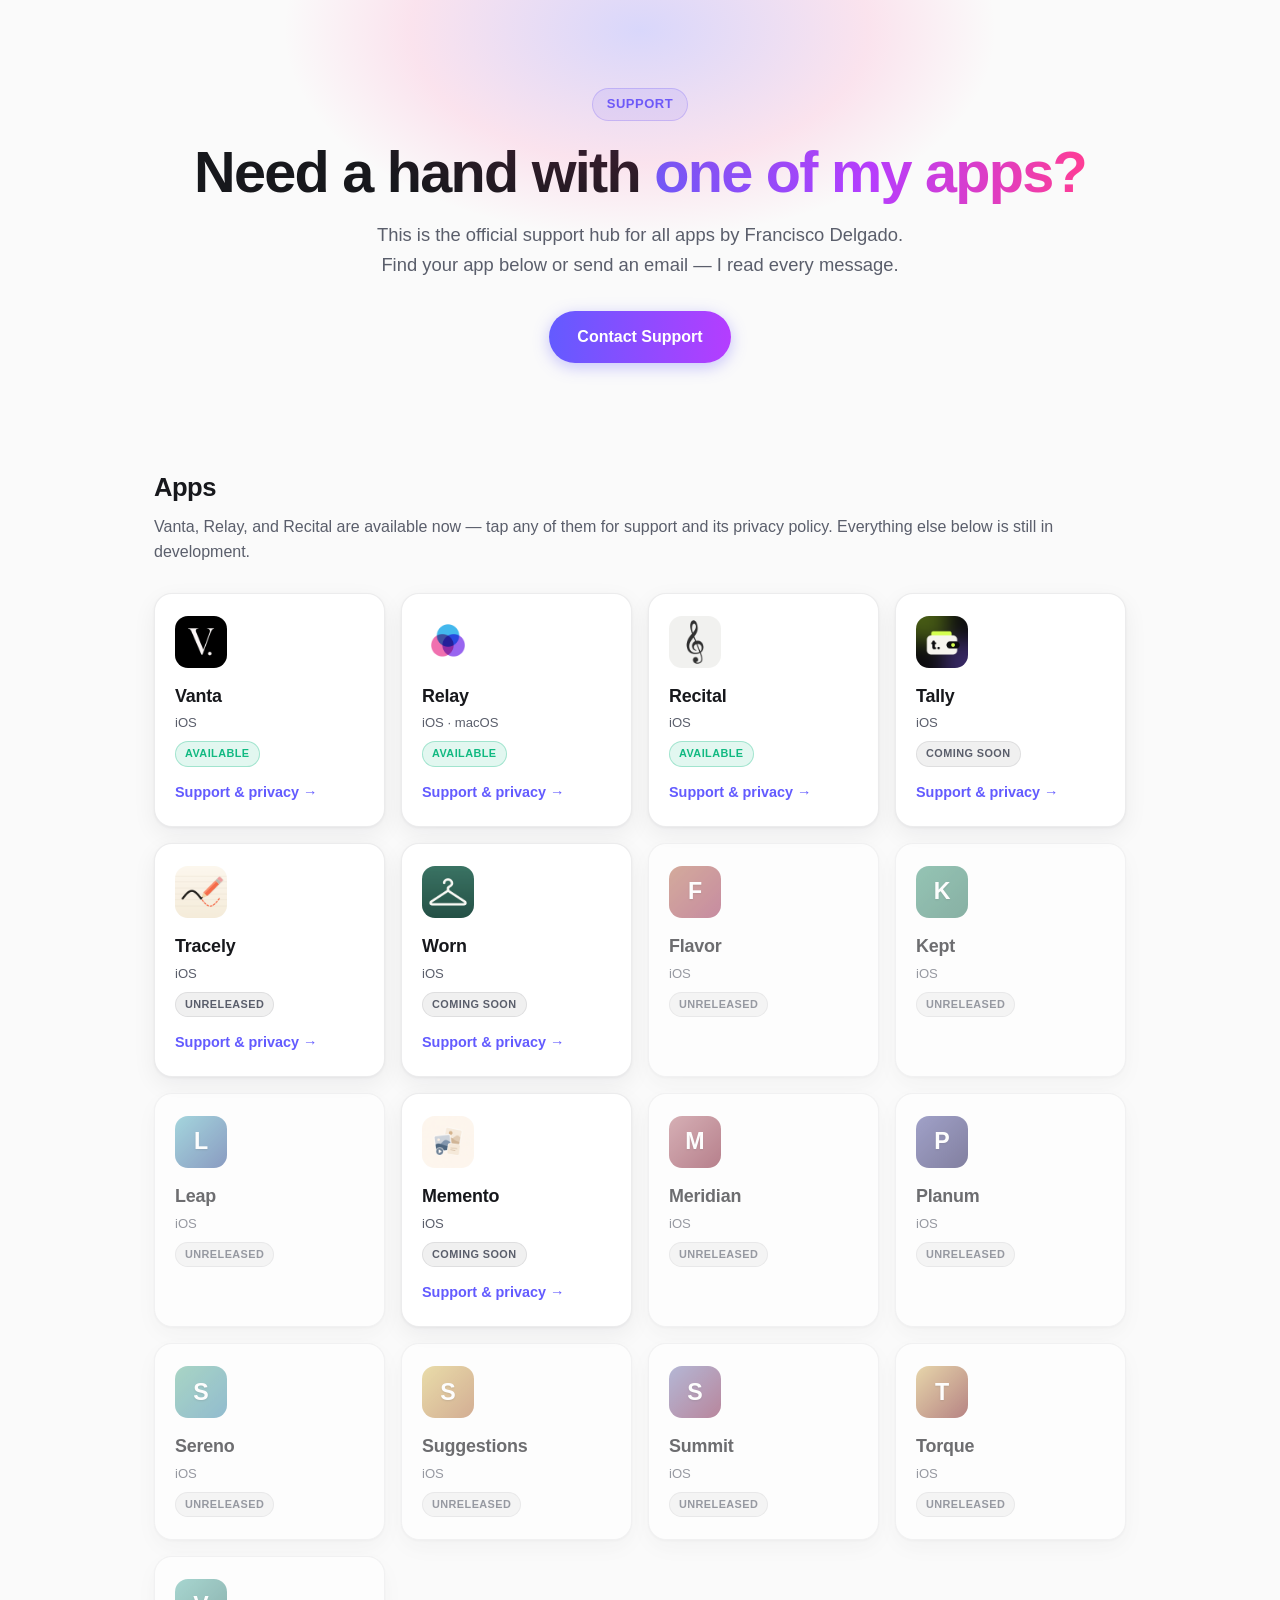
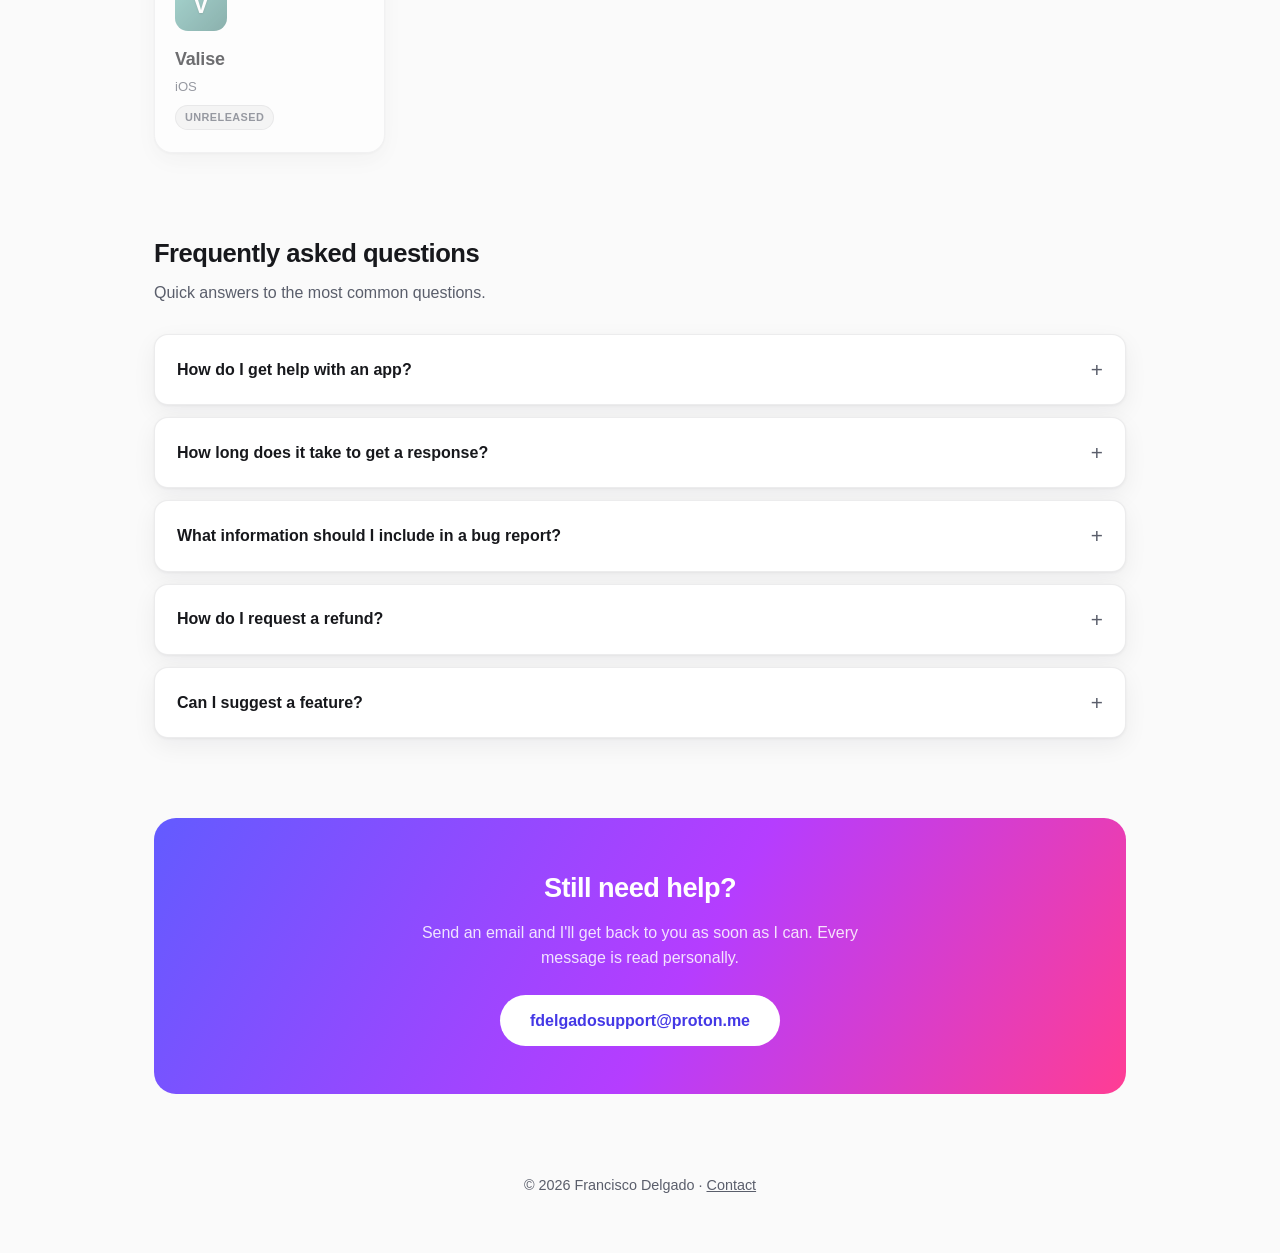
<file: index.html>
<!DOCTYPE html>
<html lang="en">
<head>
<meta charset="UTF-8">
<meta name="viewport" content="width=device-width, initial-scale=1.0">
<title>App Support — Francisco Delgado</title>
<meta name="description" content="Support hub for apps by Francisco Delgado. Get help with Vanta, Relay, and Recital, and see what's coming next.">
<link rel="stylesheet" href="style.css">
</head>
<body>

<header>
  <div class="hero-glow"></div>
  <div class="container">
    <span class="badge">Support</span>
    <h1>Need a hand with <span class="gradient">one of my apps?</span></h1>
    <p class="hero-sub">This is the official support hub for all apps by Francisco Delgado. Find your app below or send an email — I read every message.</p>
    <a class="hero-cta" href="mailto:fdelgadosupport@proton.me?subject=App%20Support">Contact Support</a>
  </div>
</header>

<main class="container">

  <section id="apps">
    <h2 class="section-title">Apps</h2>
    <p class="section-sub">Vanta, Relay, and Recital are available now — tap any of them for support and its privacy policy. Everything else below is still in development.</p>
    <div class="app-grid">

      <a class="app-card" id="vanta" href="vanta.html">
        <img class="app-icon" src="vanta-icon.png" alt="Vanta app icon">
        <div class="app-name">Vanta</div>
        <div class="app-platform">iOS</div>
        <span class="status-badge available">Available</span>
        <span class="app-card-cta">Support & privacy →</span>
      </a>

      <a class="app-card" id="relay" href="relay.html">
        <img class="app-icon" src="relay-icon.png" alt="Relay app icon">
        <div class="app-name">Relay</div>
        <div class="app-platform">iOS · macOS</div>
        <span class="status-badge available">Available</span>
        <span class="app-card-cta">Support & privacy →</span>
      </a>

      <a class="app-card" id="recital" href="recital.html">
        <img class="app-icon" src="recital-icon.png" alt="Recital app icon">
        <div class="app-name">Recital</div>
        <div class="app-platform">iOS</div>
        <span class="status-badge available">Available</span>
        <span class="app-card-cta">Support & privacy →</span>
      </a>

      <a class="app-card" id="tally" href="tally.html">
        <img class="app-icon" src="tally-icon.png" alt="Tally app icon">
        <div class="app-name">Tally</div>
        <div class="app-platform">iOS</div>
        <span class="status-badge unreleased">Coming soon</span>
        <span class="app-card-cta">Support &amp; privacy →</span>
      </a>

      <a class="app-card" id="tracely" href="tracely.html">
        <img class="app-icon" src="tracely-icon.png" alt="Tracely app icon">
        <div class="app-name">Tracely</div>
        <div class="app-platform">iOS</div>
        <span class="status-badge unreleased">Unreleased</span>
        <span class="app-card-cta">Support &amp; privacy →</span>
      </a>

      <a class="app-card" id="worn" href="worn.html">
        <img class="app-icon" src="worn-icon.png" alt="Worn app icon">
        <div class="app-name">Worn</div>
        <div class="app-platform">iOS</div>
        <span class="status-badge unreleased">Coming soon</span>
        <span class="app-card-cta">Support &amp; privacy →</span>
      </a>

      <div class="app-card is-unreleased" id="flavor">
        <div class="app-icon g-flavor">F</div>
        <div class="app-name">Flavor</div>
        <div class="app-platform">iOS</div>
        <span class="status-badge unreleased">Unreleased</span>
      </div>

      <div class="app-card is-unreleased" id="kept">
        <div class="app-icon g-kept">K</div>
        <div class="app-name">Kept</div>
        <div class="app-platform">iOS</div>
        <span class="status-badge unreleased">Unreleased</span>
      </div>

      <div class="app-card is-unreleased" id="leap">
        <div class="app-icon g-leap">L</div>
        <div class="app-name">Leap</div>
        <div class="app-platform">iOS</div>
        <span class="status-badge unreleased">Unreleased</span>
      </div>

      <a class="app-card" id="memento" href="memento.html">
        <img class="app-icon" src="memento-icon.png" alt="Memento app icon">
        <div class="app-name">Memento</div>
        <div class="app-platform">iOS</div>
        <span class="status-badge unreleased">Coming soon</span>
        <span class="app-card-cta">Support &amp; privacy →</span>
      </a>

      <div class="app-card is-unreleased" id="meridian">
        <div class="app-icon g-meridian">M</div>
        <div class="app-name">Meridian</div>
        <div class="app-platform">iOS</div>
        <span class="status-badge unreleased">Unreleased</span>
      </div>

      <div class="app-card is-unreleased" id="planum">
        <div class="app-icon g-planum">P</div>
        <div class="app-name">Planum</div>
        <div class="app-platform">iOS</div>
        <span class="status-badge unreleased">Unreleased</span>
      </div>

      <div class="app-card is-unreleased" id="sereno">
        <div class="app-icon g-sereno">S</div>
        <div class="app-name">Sereno</div>
        <div class="app-platform">iOS</div>
        <span class="status-badge unreleased">Unreleased</span>
      </div>

      <div class="app-card is-unreleased" id="suggestions">
        <div class="app-icon g-suggestions">S</div>
        <div class="app-name">Suggestions</div>
        <div class="app-platform">iOS</div>
        <span class="status-badge unreleased">Unreleased</span>
      </div>

      <div class="app-card is-unreleased" id="summit">
        <div class="app-icon g-summit">S</div>
        <div class="app-name">Summit</div>
        <div class="app-platform">iOS</div>
        <span class="status-badge unreleased">Unreleased</span>
      </div>

      <div class="app-card is-unreleased" id="torque">
        <div class="app-icon g-torque">T</div>
        <div class="app-name">Torque</div>
        <div class="app-platform">iOS</div>
        <span class="status-badge unreleased">Unreleased</span>
      </div>

      <div class="app-card is-unreleased" id="valise">
        <div class="app-icon g-valise">V</div>
        <div class="app-name">Valise</div>
        <div class="app-platform">iOS</div>
        <span class="status-badge unreleased">Unreleased</span>
      </div>

    </div>
  </section>

  <section id="faq">
    <h2 class="section-title">Frequently asked questions</h2>
    <p class="section-sub">Quick answers to the most common questions.</p>
    <div class="faq-list">
      <details>
        <summary>How do I get help with an app?</summary>
        <div class="faq-body">Email <a href="mailto:fdelgadosupport@proton.me">fdelgadosupport@proton.me</a> with the app name in the subject line, or open the app's page above and use its "Get support" link. Please describe what happened, what you expected, and — if possible — the steps to reproduce the issue.</div>
      </details>
      <details>
        <summary>How long does it take to get a response?</summary>
        <div class="faq-body">I aim to reply to every support email within 2–3 business days. Bug reports that affect many users are prioritized.</div>
      </details>
      <details>
        <summary>What information should I include in a bug report?</summary>
        <div class="faq-body">The app name and version, your iPhone or iPad model, your iOS version, and a short description of the problem. Screenshots or screen recordings help a lot.</div>
      </details>
      <details>
        <summary>How do I request a refund?</summary>
        <div class="faq-body">Purchases and subscriptions are processed by Apple, so refunds are handled directly through them. Visit <a href="https://reportaproblem.apple.com" target="_blank" rel="noopener">reportaproblem.apple.com</a>, sign in with your Apple ID, and select the purchase you'd like refunded.</div>
      </details>
      <details>
        <summary>Can I suggest a feature?</summary>
        <div class="faq-body">Absolutely — feature ideas are always welcome. Send them to the same support email with the app name in the subject line.</div>
      </details>
    </div>
  </section>

  <section id="contact">
    <div class="contact-card">
      <h2>Still need help?</h2>
      <p>Send an email and I'll get back to you as soon as I can. Every message is read personally.</p>
      <a class="contact-btn" href="mailto:fdelgadosupport@proton.me?subject=App%20Support">fdelgadosupport@proton.me</a>
    </div>
  </section>

</main>

<footer>
  <div class="container">
    © 2026 Francisco Delgado · <a href="mailto:fdelgadosupport@proton.me">Contact</a>
  </div>
</footer>

</body>
</html>
</file>
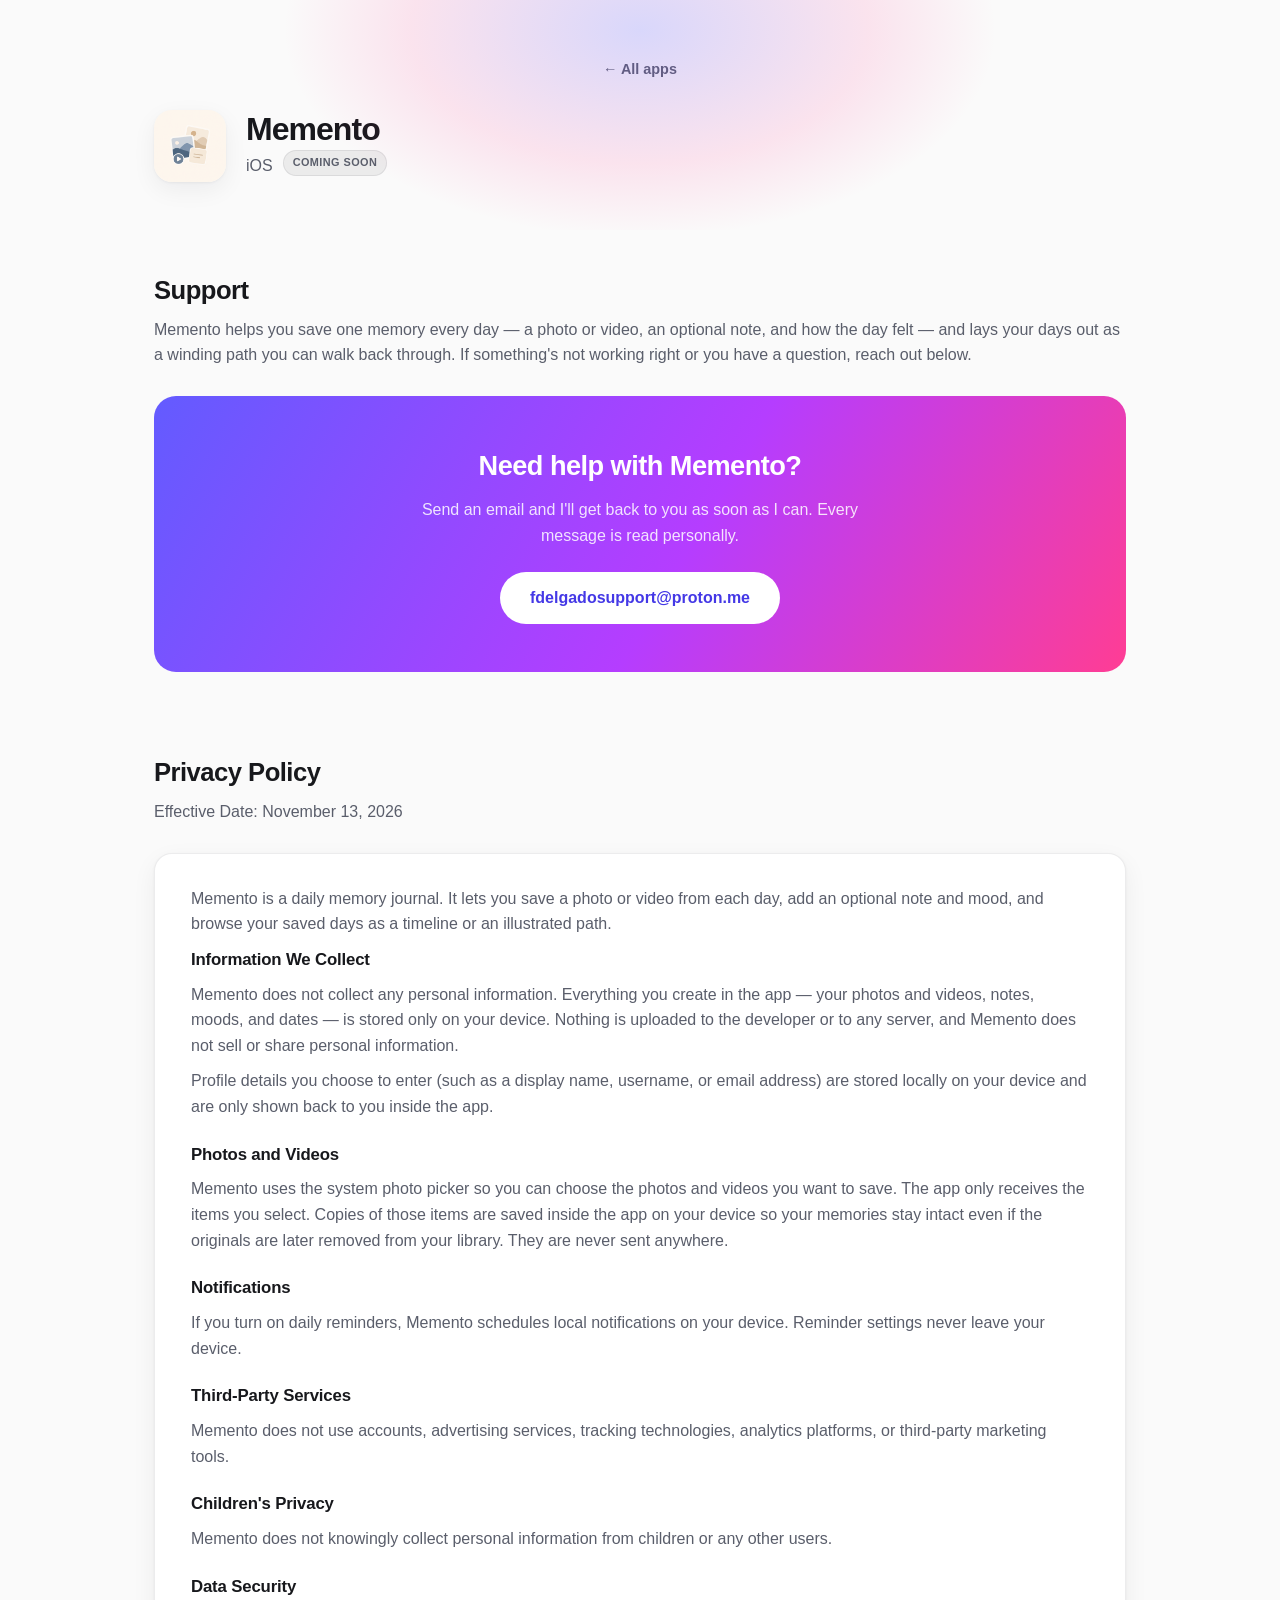
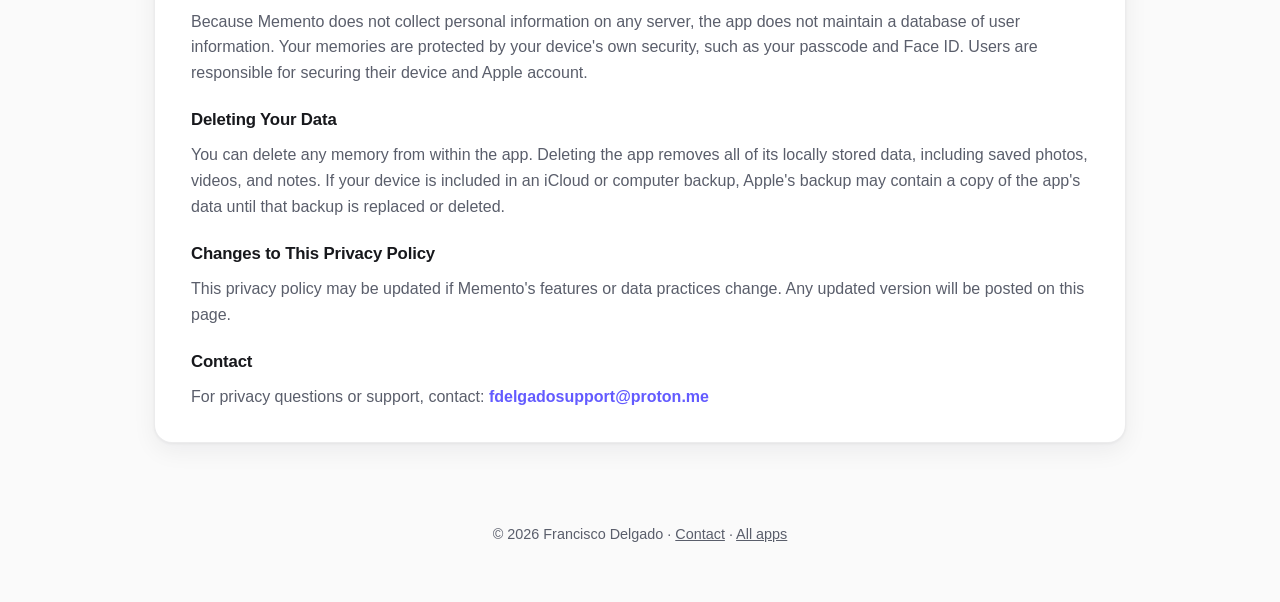
<file: memento.html>
<!DOCTYPE html>
<html lang="en">
<head>
<meta charset="UTF-8">
<meta name="viewport" content="width=device-width, initial-scale=1.0">
<title>Memento — Support & Privacy Policy</title>
<meta name="description" content="Support and privacy policy for Memento, a one-memory-a-day journal by Francisco Delgado.">
<link rel="stylesheet" href="style.css">
</head>
<body>

<header class="compact">
  <div class="hero-glow"></div>
  <div class="container">
    <a class="back-link" href="index.html">← All apps</a>
    <div class="app-hero">
      <img class="app-hero-icon" src="memento-icon.png" alt="Memento app icon">
      <div class="app-hero-info">
        <h1>Memento</h1>
        <div class="app-hero-meta">
          <span>iOS</span>
          <span class="status-badge unreleased">Coming soon</span>
        </div>
      </div>
    </div>
  </div>
</header>

<main class="container">

  <section id="support">
    <h2 class="section-title">Support</h2>
    <p class="section-sub">Memento helps you save one memory every day — a photo or video, an optional note, and how the day felt — and lays your days out as a winding path you can walk back through. If something's not working right or you have a question, reach out below.</p>
    <div class="contact-card">
      <h2>Need help with Memento?</h2>
      <p>Send an email and I'll get back to you as soon as I can. Every message is read personally.</p>
      <a class="contact-btn" href="mailto:fdelgadosupport@proton.me?subject=Memento%20Support">fdelgadosupport@proton.me</a>
    </div>
  </section>

  <section id="privacy">
    <h2 class="section-title">Privacy Policy</h2>
    <p class="section-sub">Effective Date: November 13, 2026</p>
    <div class="policy-card">
      <p>Memento is a daily memory journal. It lets you save a photo or video from each day, add an optional note and mood, and browse your saved days as a timeline or an illustrated path.</p>

      <h3>Information We Collect</h3>
      <p>Memento does not collect any personal information. Everything you create in the app — your photos and videos, notes, moods, and dates — is stored only on your device. Nothing is uploaded to the developer or to any server, and Memento does not sell or share personal information.</p>
      <p>Profile details you choose to enter (such as a display name, username, or email address) are stored locally on your device and are only shown back to you inside the app.</p>

      <h3>Photos and Videos</h3>
      <p>Memento uses the system photo picker so you can choose the photos and videos you want to save. The app only receives the items you select. Copies of those items are saved inside the app on your device so your memories stay intact even if the originals are later removed from your library. They are never sent anywhere.</p>

      <h3>Notifications</h3>
      <p>If you turn on daily reminders, Memento schedules local notifications on your device. Reminder settings never leave your device.</p>

      <h3>Third-Party Services</h3>
      <p>Memento does not use accounts, advertising services, tracking technologies, analytics platforms, or third-party marketing tools.</p>

      <h3>Children's Privacy</h3>
      <p>Memento does not knowingly collect personal information from children or any other users.</p>

      <h3>Data Security</h3>
      <p>Because Memento does not collect personal information on any server, the app does not maintain a database of user information. Your memories are protected by your device's own security, such as your passcode and Face ID. Users are responsible for securing their device and Apple account.</p>

      <h3>Deleting Your Data</h3>
      <p>You can delete any memory from within the app. Deleting the app removes all of its locally stored data, including saved photos, videos, and notes. If your device is included in an iCloud or computer backup, Apple's backup may contain a copy of the app's data until that backup is replaced or deleted.</p>

      <h3>Changes to This Privacy Policy</h3>
      <p>This privacy policy may be updated if Memento's features or data practices change. Any updated version will be posted on this page.</p>

      <h3>Contact</h3>
      <p>For privacy questions or support, contact: <a href="mailto:fdelgadosupport@proton.me">fdelgadosupport@proton.me</a></p>
    </div>
  </section>

</main>

<footer>
  <div class="container">
    © 2026 Francisco Delgado · <a href="mailto:fdelgadosupport@proton.me">Contact</a> · <a href="index.html">All apps</a>
  </div>
</footer>

</body>
</html>
</file>
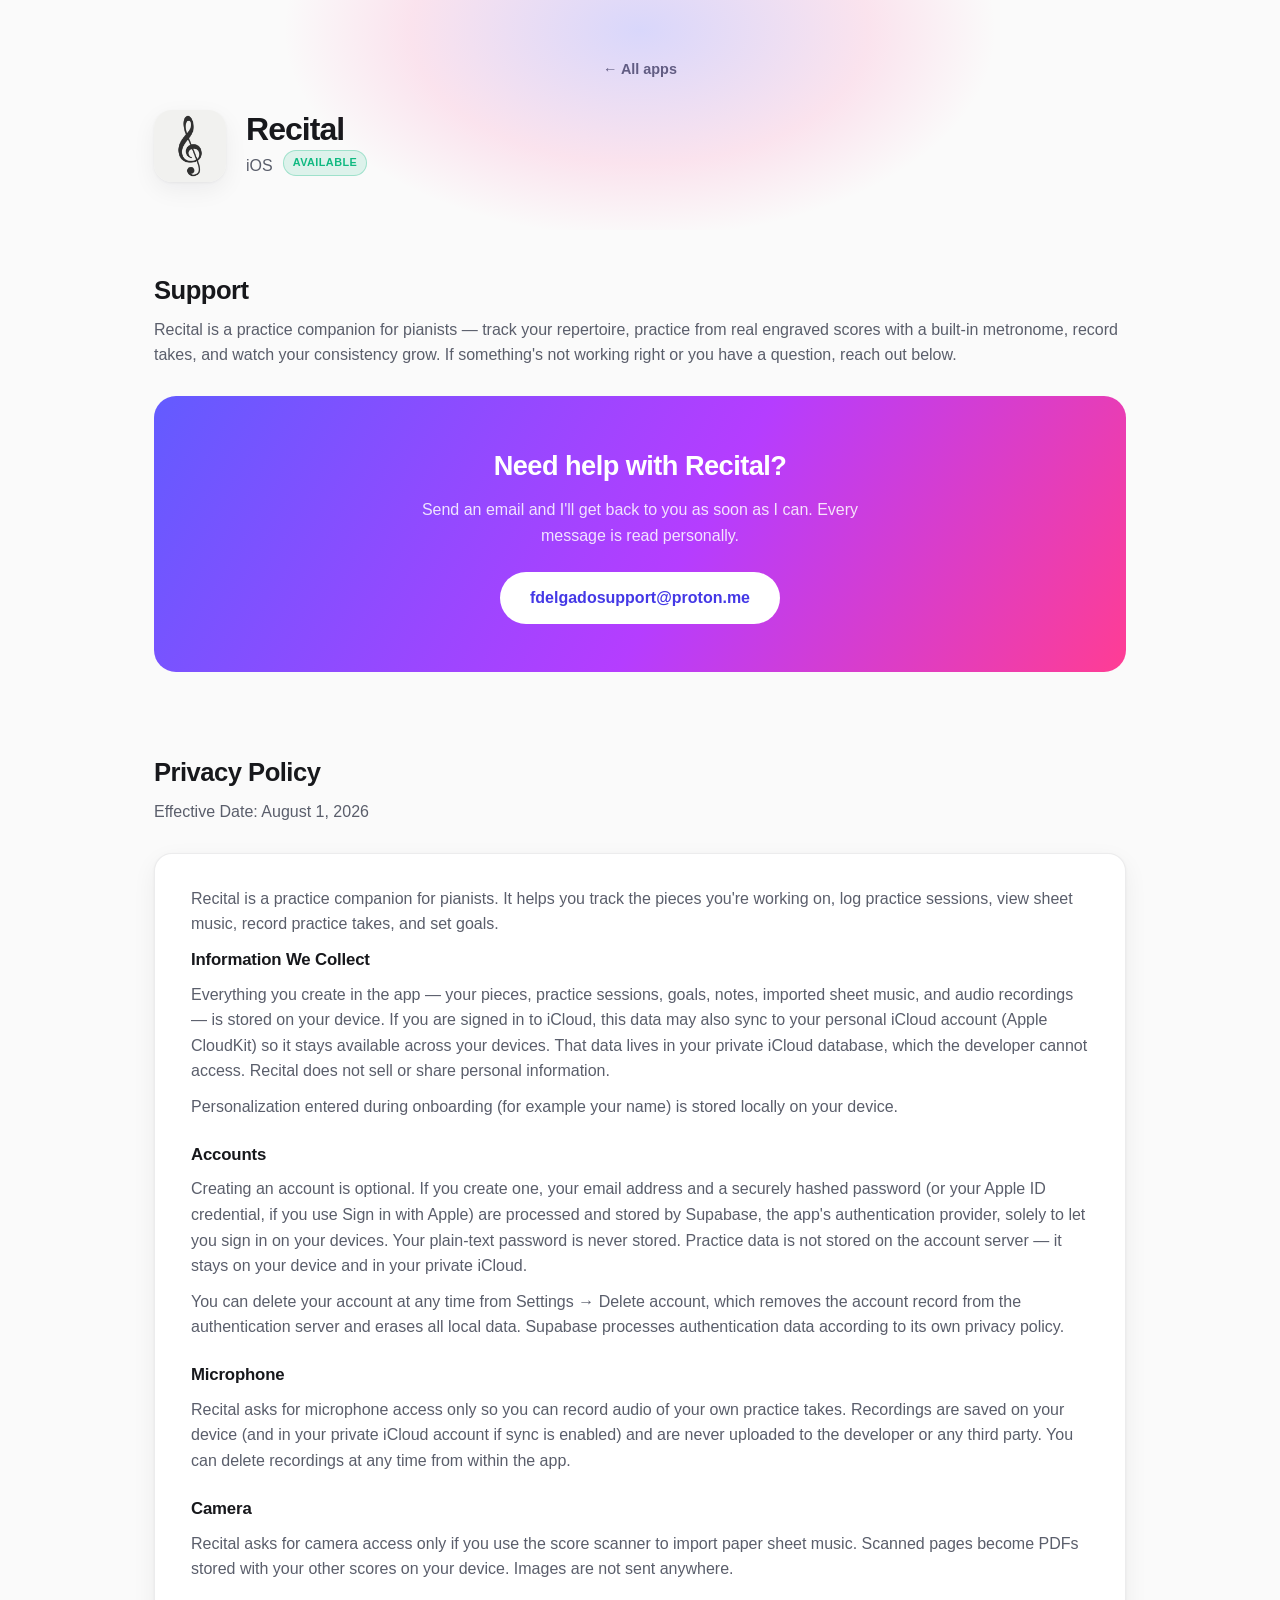
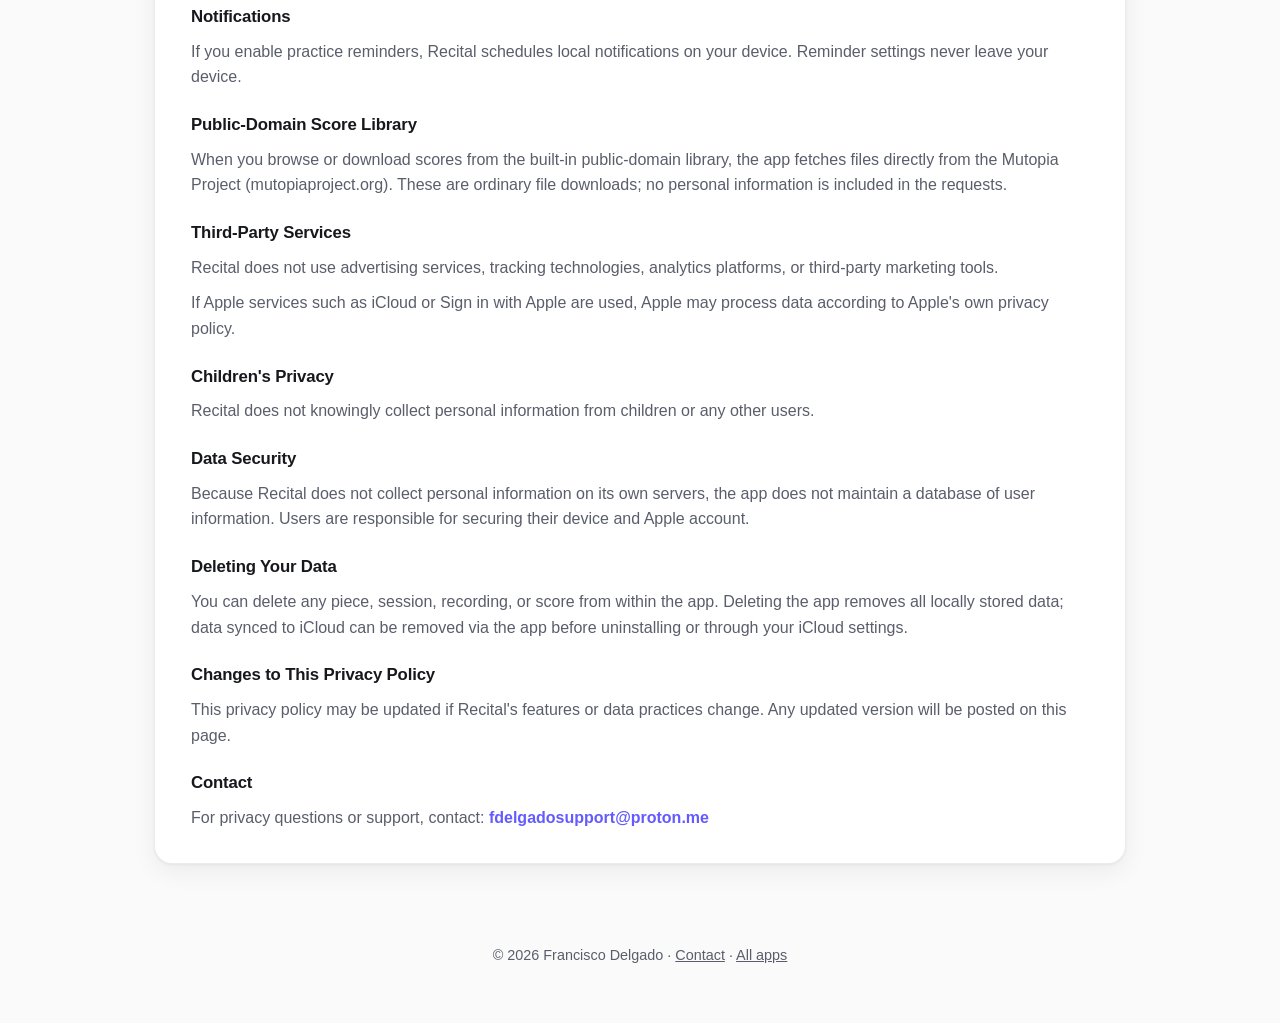
<file: recital.html>
<!DOCTYPE html>
<html lang="en">
<head>
<meta charset="UTF-8">
<meta name="viewport" content="width=device-width, initial-scale=1.0">
<title>Recital — Support & Privacy Policy</title>
<meta name="description" content="Support and privacy policy for Recital, a piano practice companion by Francisco Delgado.">
<link rel="stylesheet" href="style.css">
</head>
<body>

<header class="compact">
  <div class="hero-glow"></div>
  <div class="container">
    <a class="back-link" href="index.html">← All apps</a>
    <div class="app-hero">
      <img class="app-hero-icon" src="recital-icon.png" alt="Recital app icon">
      <div class="app-hero-info">
        <h1>Recital</h1>
        <div class="app-hero-meta">
          <span>iOS</span>
          <span class="status-badge available">Available</span>
        </div>
      </div>
    </div>
  </div>
</header>

<main class="container">

  <section id="support">
    <h2 class="section-title">Support</h2>
    <p class="section-sub">Recital is a practice companion for pianists — track your repertoire, practice from real engraved scores with a built-in metronome, record takes, and watch your consistency grow. If something's not working right or you have a question, reach out below.</p>
    <div class="contact-card">
      <h2>Need help with Recital?</h2>
      <p>Send an email and I'll get back to you as soon as I can. Every message is read personally.</p>
      <a class="contact-btn" href="mailto:fdelgadosupport@proton.me?subject=Recital%20Support">fdelgadosupport@proton.me</a>
    </div>
  </section>

  <section id="privacy">
    <h2 class="section-title">Privacy Policy</h2>
    <p class="section-sub">Effective Date: August 1, 2026</p>
    <div class="policy-card">
      <p>Recital is a practice companion for pianists. It helps you track the pieces you're working on, log practice sessions, view sheet music, record practice takes, and set goals.</p>

      <h3>Information We Collect</h3>
      <p>Everything you create in the app — your pieces, practice sessions, goals, notes, imported sheet music, and audio recordings — is stored on your device. If you are signed in to iCloud, this data may also sync to your personal iCloud account (Apple CloudKit) so it stays available across your devices. That data lives in your private iCloud database, which the developer cannot access. Recital does not sell or share personal information.</p>
      <p>Personalization entered during onboarding (for example your name) is stored locally on your device.</p>

      <h3>Accounts</h3>
      <p>Creating an account is optional. If you create one, your email address and a securely hashed password (or your Apple ID credential, if you use Sign in with Apple) are processed and stored by Supabase, the app's authentication provider, solely to let you sign in on your devices. Your plain-text password is never stored. Practice data is not stored on the account server — it stays on your device and in your private iCloud.</p>
      <p>You can delete your account at any time from Settings → Delete account, which removes the account record from the authentication server and erases all local data. Supabase processes authentication data according to its own privacy policy.</p>

      <h3>Microphone</h3>
      <p>Recital asks for microphone access only so you can record audio of your own practice takes. Recordings are saved on your device (and in your private iCloud account if sync is enabled) and are never uploaded to the developer or any third party. You can delete recordings at any time from within the app.</p>

      <h3>Camera</h3>
      <p>Recital asks for camera access only if you use the score scanner to import paper sheet music. Scanned pages become PDFs stored with your other scores on your device. Images are not sent anywhere.</p>

      <h3>Notifications</h3>
      <p>If you enable practice reminders, Recital schedules local notifications on your device. Reminder settings never leave your device.</p>

      <h3>Public-Domain Score Library</h3>
      <p>When you browse or download scores from the built-in public-domain library, the app fetches files directly from the Mutopia Project (mutopiaproject.org). These are ordinary file downloads; no personal information is included in the requests.</p>

      <h3>Third-Party Services</h3>
      <p>Recital does not use advertising services, tracking technologies, analytics platforms, or third-party marketing tools.</p>
      <p>If Apple services such as iCloud or Sign in with Apple are used, Apple may process data according to Apple's own privacy policy.</p>

      <h3>Children's Privacy</h3>
      <p>Recital does not knowingly collect personal information from children or any other users.</p>

      <h3>Data Security</h3>
      <p>Because Recital does not collect personal information on its own servers, the app does not maintain a database of user information. Users are responsible for securing their device and Apple account.</p>

      <h3>Deleting Your Data</h3>
      <p>You can delete any piece, session, recording, or score from within the app. Deleting the app removes all locally stored data; data synced to iCloud can be removed via the app before uninstalling or through your iCloud settings.</p>

      <h3>Changes to This Privacy Policy</h3>
      <p>This privacy policy may be updated if Recital's features or data practices change. Any updated version will be posted on this page.</p>

      <h3>Contact</h3>
      <p>For privacy questions or support, contact: <a href="mailto:fdelgadosupport@proton.me">fdelgadosupport@proton.me</a></p>
    </div>
  </section>

</main>

<footer>
  <div class="container">
    © 2026 Francisco Delgado · <a href="mailto:fdelgadosupport@proton.me">Contact</a> · <a href="index.html">All apps</a>
  </div>
</footer>

</body>
</html>
</file>
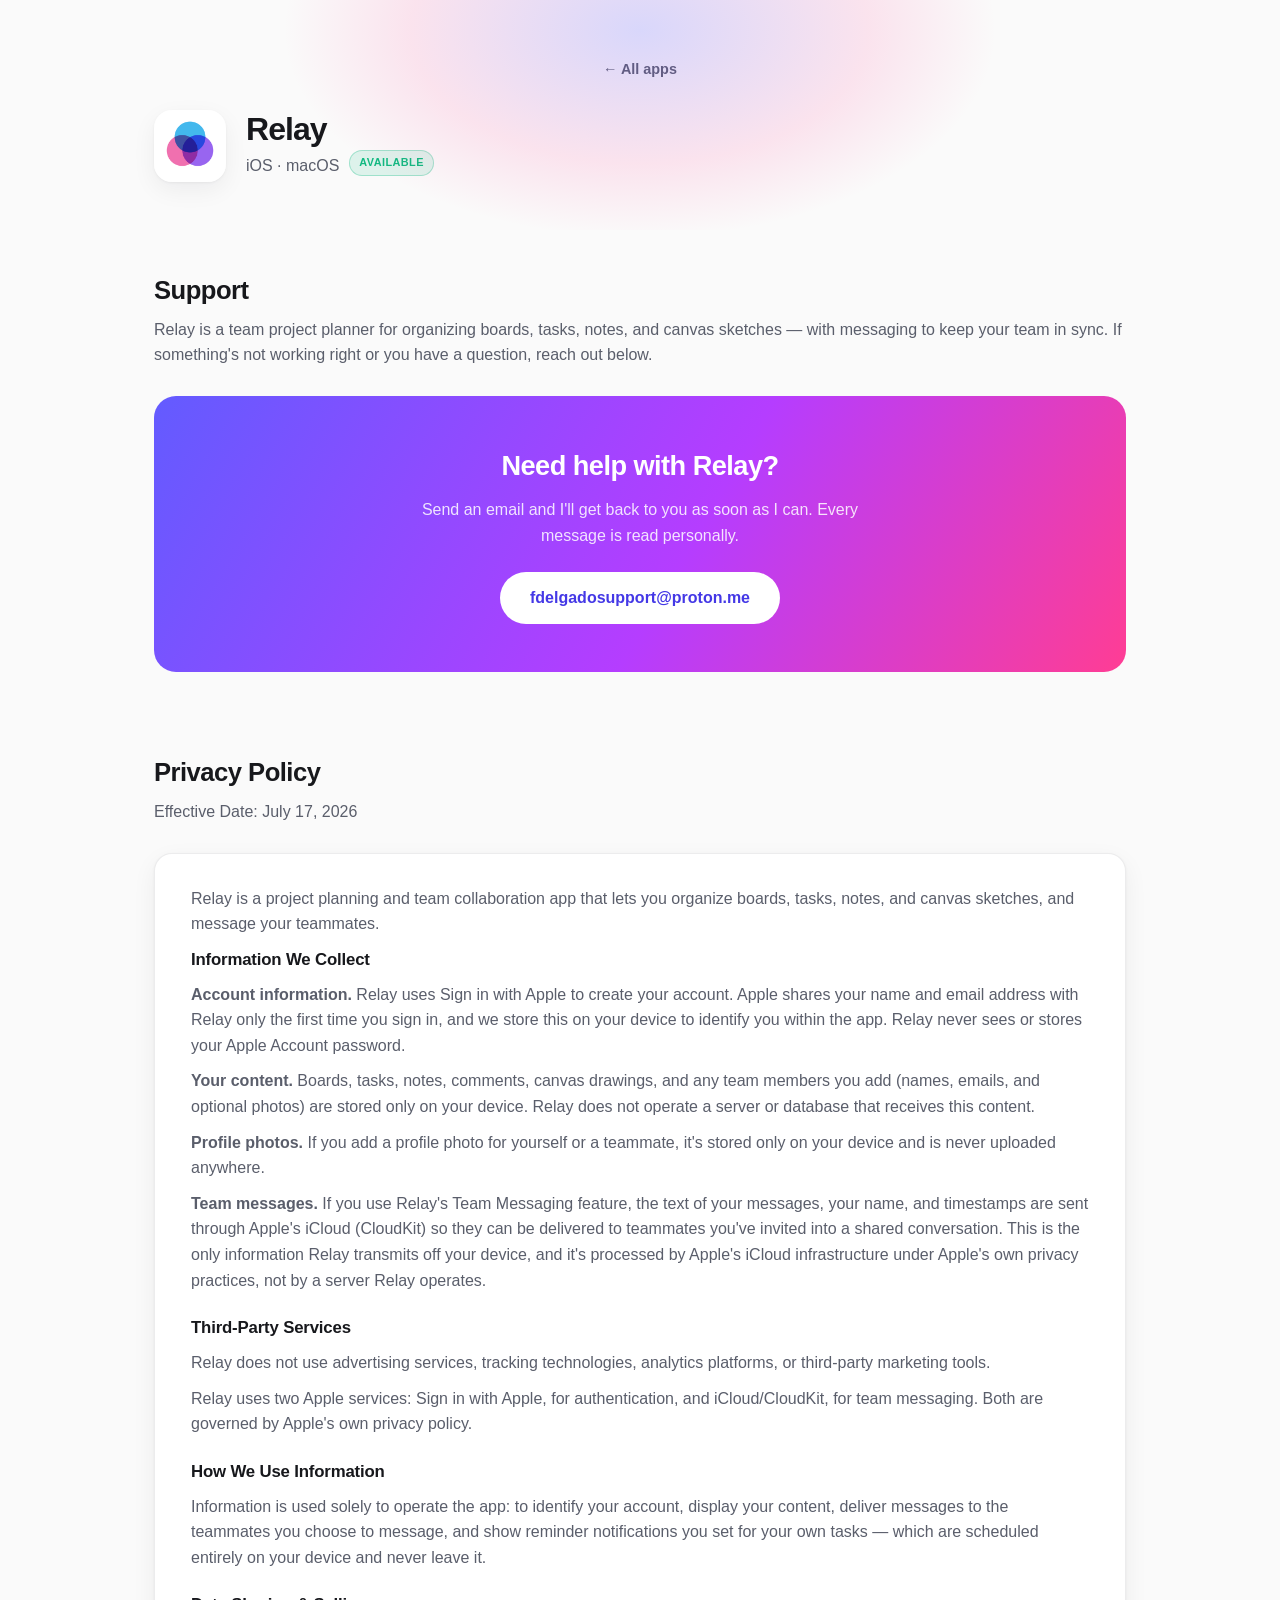
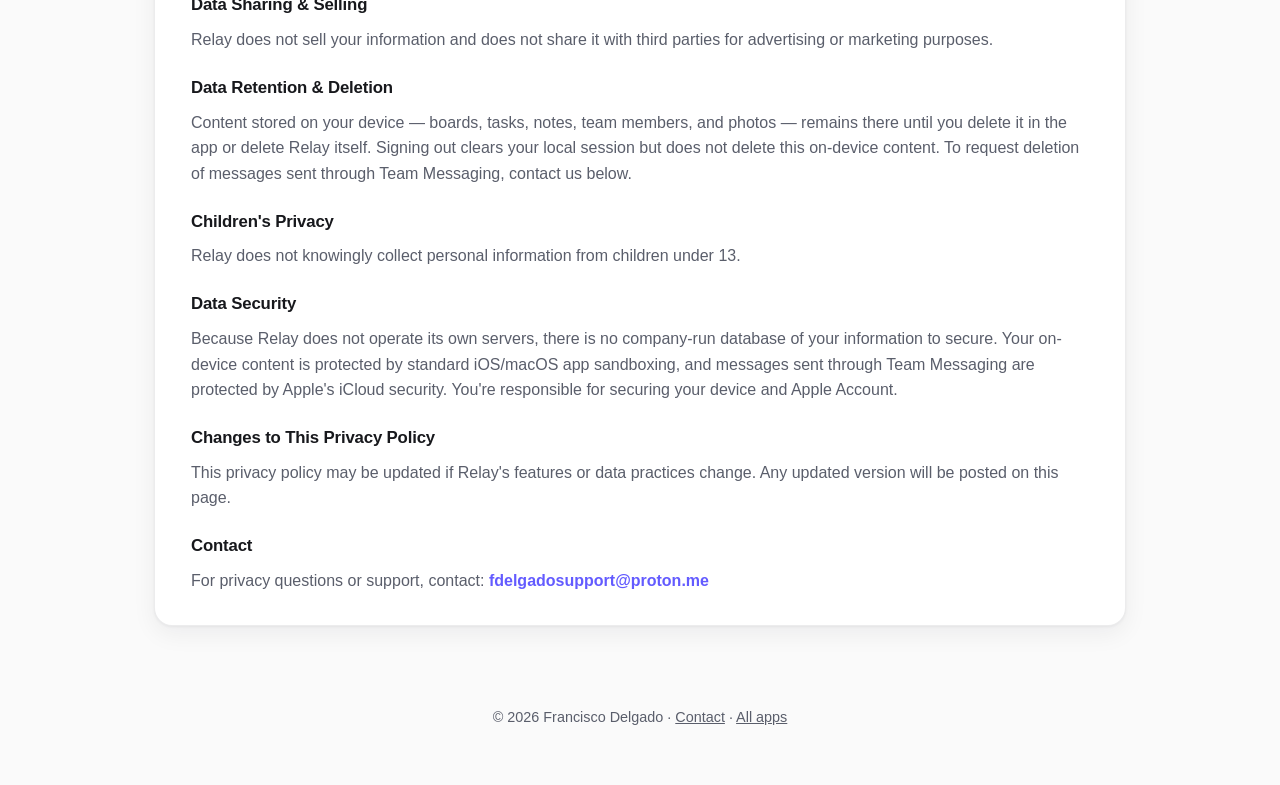
<file: relay.html>
<!DOCTYPE html>
<html lang="en">
<head>
<meta charset="UTF-8">
<meta name="viewport" content="width=device-width, initial-scale=1.0">
<title>Relay — Support & Privacy Policy</title>
<meta name="description" content="Support and privacy policy for Relay, a team project planner by Francisco Delgado.">
<link rel="stylesheet" href="style.css">
</head>
<body>

<header class="compact">
  <div class="hero-glow"></div>
  <div class="container">
    <a class="back-link" href="index.html">← All apps</a>
    <div class="app-hero">
      <img class="app-hero-icon" src="relay-icon.png" alt="Relay app icon">
      <div class="app-hero-info">
        <h1>Relay</h1>
        <div class="app-hero-meta">
          <span>iOS · macOS</span>
          <span class="status-badge available">Available</span>
        </div>
      </div>
    </div>
  </div>
</header>

<main class="container">

  <section id="support">
    <h2 class="section-title">Support</h2>
    <p class="section-sub">Relay is a team project planner for organizing boards, tasks, notes, and canvas sketches — with messaging to keep your team in sync. If something's not working right or you have a question, reach out below.</p>
    <div class="contact-card">
      <h2>Need help with Relay?</h2>
      <p>Send an email and I'll get back to you as soon as I can. Every message is read personally.</p>
      <a class="contact-btn" href="mailto:fdelgadosupport@proton.me?subject=Relay%20Support">fdelgadosupport@proton.me</a>
    </div>
  </section>

  <section id="privacy">
    <h2 class="section-title">Privacy Policy</h2>
    <p class="section-sub">Effective Date: July 17, 2026</p>
    <div class="policy-card">
      <p>Relay is a project planning and team collaboration app that lets you organize boards, tasks, notes, and canvas sketches, and message your teammates.</p>

      <h3>Information We Collect</h3>
      <p><strong>Account information.</strong> Relay uses Sign in with Apple to create your account. Apple shares your name and email address with Relay only the first time you sign in, and we store this on your device to identify you within the app. Relay never sees or stores your Apple Account password.</p>
      <p><strong>Your content.</strong> Boards, tasks, notes, comments, canvas drawings, and any team members you add (names, emails, and optional photos) are stored only on your device. Relay does not operate a server or database that receives this content.</p>
      <p><strong>Profile photos.</strong> If you add a profile photo for yourself or a teammate, it's stored only on your device and is never uploaded anywhere.</p>
      <p><strong>Team messages.</strong> If you use Relay's Team Messaging feature, the text of your messages, your name, and timestamps are sent through Apple's iCloud (CloudKit) so they can be delivered to teammates you've invited into a shared conversation. This is the only information Relay transmits off your device, and it's processed by Apple's iCloud infrastructure under Apple's own privacy practices, not by a server Relay operates.</p>

      <h3>Third-Party Services</h3>
      <p>Relay does not use advertising services, tracking technologies, analytics platforms, or third-party marketing tools.</p>
      <p>Relay uses two Apple services: Sign in with Apple, for authentication, and iCloud/CloudKit, for team messaging. Both are governed by Apple's own privacy policy.</p>

      <h3>How We Use Information</h3>
      <p>Information is used solely to operate the app: to identify your account, display your content, deliver messages to the teammates you choose to message, and show reminder notifications you set for your own tasks — which are scheduled entirely on your device and never leave it.</p>

      <h3>Data Sharing & Selling</h3>
      <p>Relay does not sell your information and does not share it with third parties for advertising or marketing purposes.</p>

      <h3>Data Retention & Deletion</h3>
      <p>Content stored on your device — boards, tasks, notes, team members, and photos — remains there until you delete it in the app or delete Relay itself. Signing out clears your local session but does not delete this on-device content. To request deletion of messages sent through Team Messaging, contact us below.</p>

      <h3>Children's Privacy</h3>
      <p>Relay does not knowingly collect personal information from children under 13.</p>

      <h3>Data Security</h3>
      <p>Because Relay does not operate its own servers, there is no company-run database of your information to secure. Your on-device content is protected by standard iOS/macOS app sandboxing, and messages sent through Team Messaging are protected by Apple's iCloud security. You're responsible for securing your device and Apple Account.</p>

      <h3>Changes to This Privacy Policy</h3>
      <p>This privacy policy may be updated if Relay's features or data practices change. Any updated version will be posted on this page.</p>

      <h3>Contact</h3>
      <p>For privacy questions or support, contact: <a href="mailto:fdelgadosupport@proton.me">fdelgadosupport@proton.me</a></p>
    </div>
  </section>

</main>

<footer>
  <div class="container">
    © 2026 Francisco Delgado · <a href="mailto:fdelgadosupport@proton.me">Contact</a> · <a href="index.html">All apps</a>
  </div>
</footer>

</body>
</html>
</file>
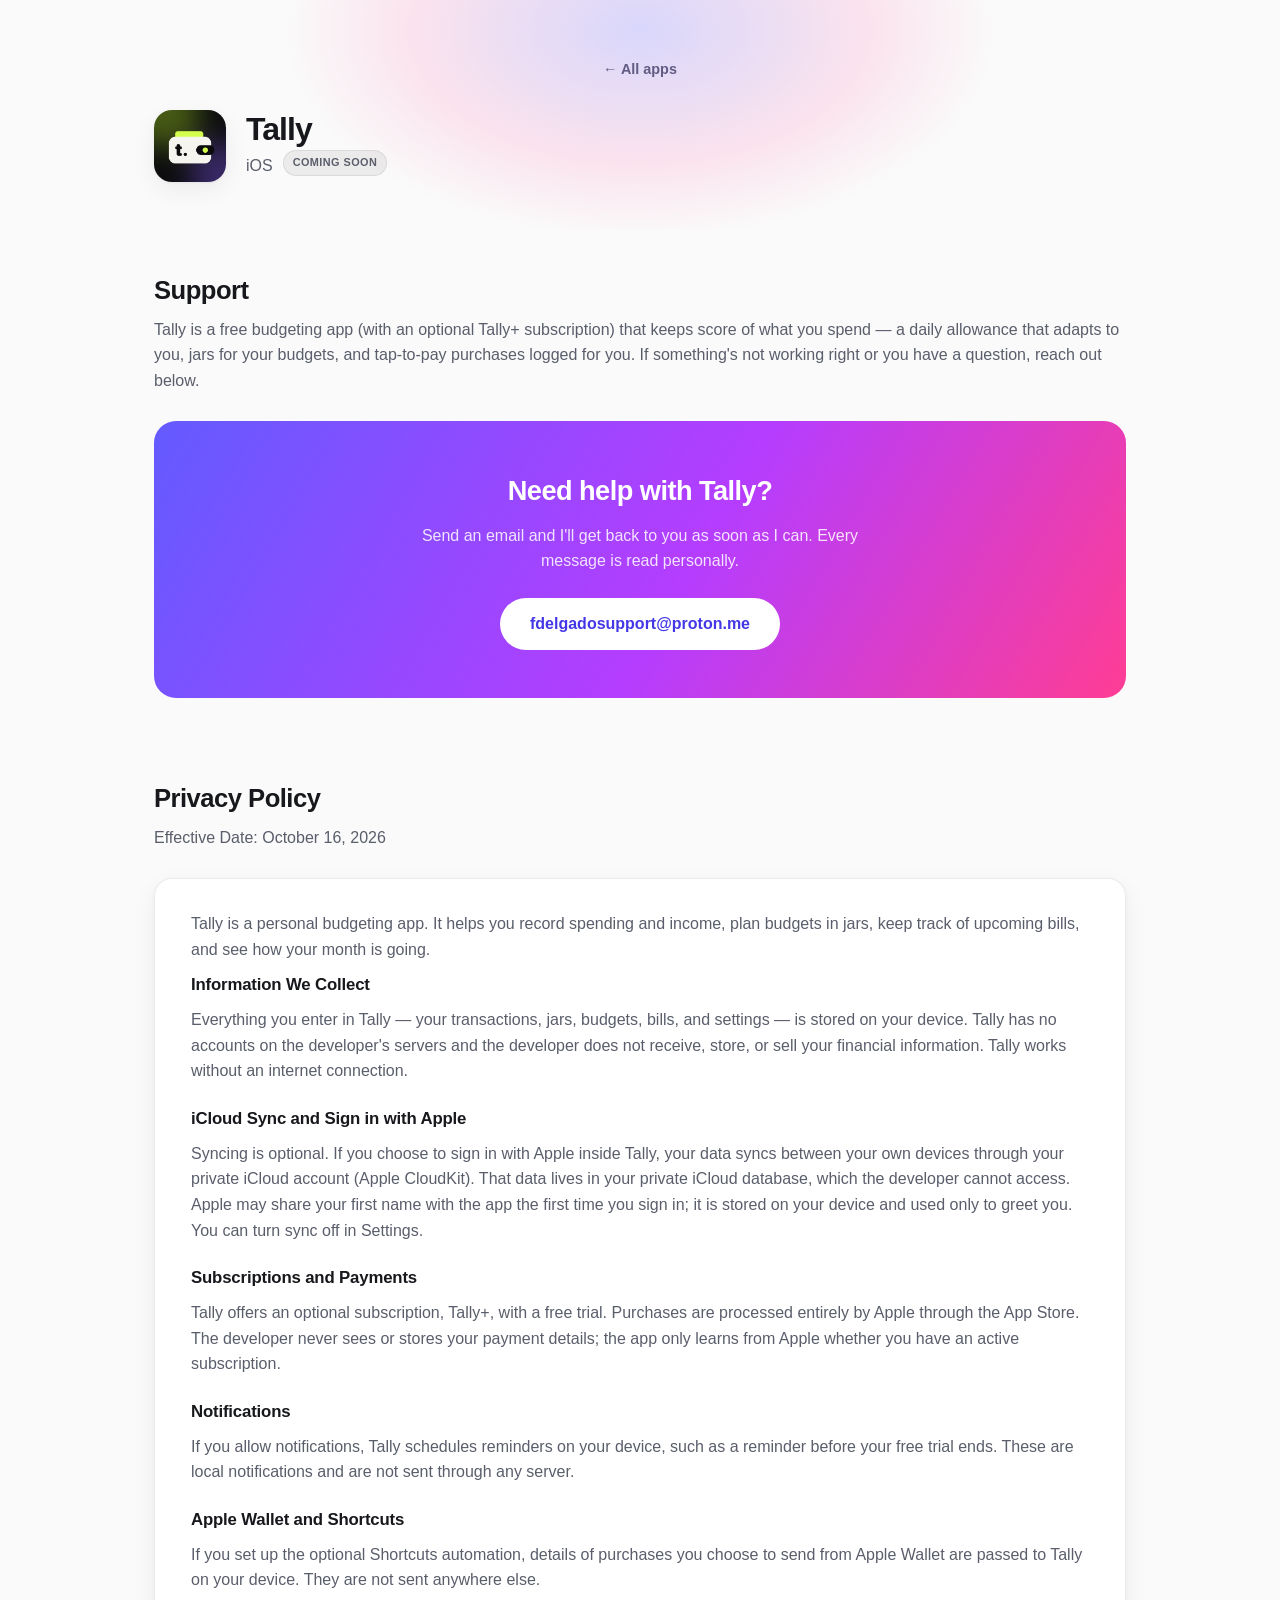
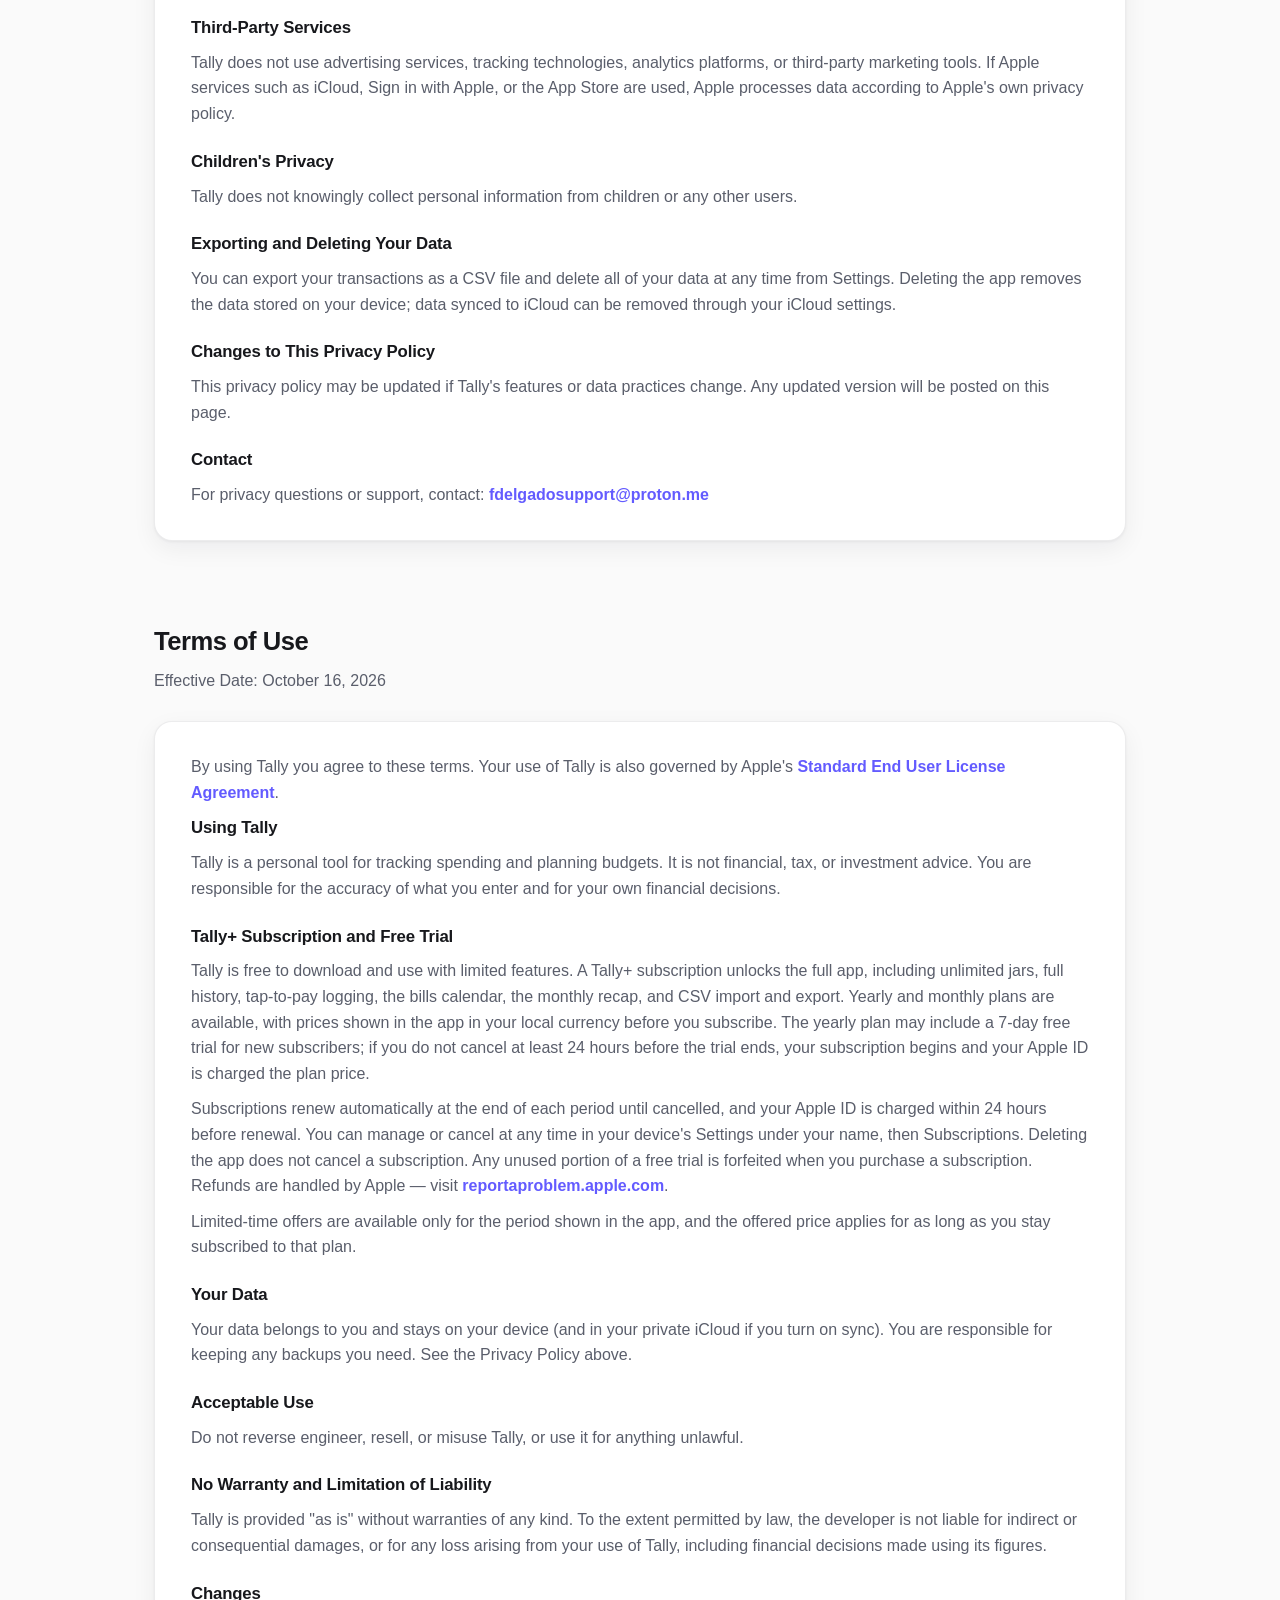
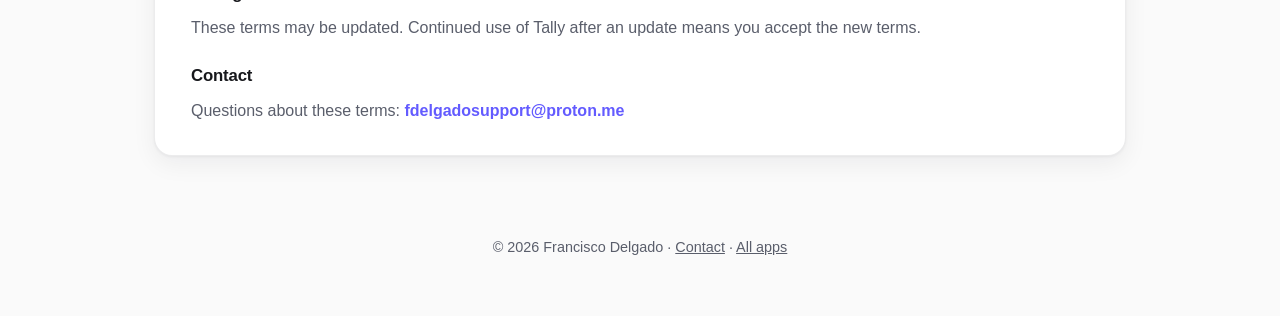
<file: tally.html>
<!DOCTYPE html>
<html lang="en">
<head>
<meta charset="UTF-8">
<meta name="viewport" content="width=device-width, initial-scale=1.0">
<title>Tally — Support, Privacy Policy & Terms</title>
<meta name="description" content="Support, privacy policy and terms of use for Tally, a budgeting app by Francisco Delgado.">
<link rel="stylesheet" href="style.css">
</head>
<body>

<header class="compact">
  <div class="hero-glow"></div>
  <div class="container">
    <a class="back-link" href="index.html">← All apps</a>
    <div class="app-hero">
      <img class="app-hero-icon" src="tally-icon.png" alt="Tally app icon">
      <div class="app-hero-info">
        <h1>Tally</h1>
        <div class="app-hero-meta">
          <span>iOS</span>
          <span class="status-badge unreleased">Coming soon</span>
        </div>
      </div>
    </div>
  </div>
</header>

<main class="container">

  <section id="support">
    <h2 class="section-title">Support</h2>
    <p class="section-sub">Tally is a free budgeting app (with an optional Tally+ subscription) that keeps score of what you spend — a daily allowance that adapts to you, jars for your budgets, and tap-to-pay purchases logged for you. If something's not working right or you have a question, reach out below.</p>
    <div class="contact-card">
      <h2>Need help with Tally?</h2>
      <p>Send an email and I'll get back to you as soon as I can. Every message is read personally.</p>
      <a class="contact-btn" href="mailto:fdelgadosupport@proton.me?subject=Tally%20Support">fdelgadosupport@proton.me</a>
    </div>
  </section>

  <section id="privacy">
    <h2 class="section-title">Privacy Policy</h2>
    <p class="section-sub">Effective Date: October 16, 2026</p>
    <div class="policy-card">
      <p>Tally is a personal budgeting app. It helps you record spending and income, plan budgets in jars, keep track of upcoming bills, and see how your month is going.</p>

      <h3>Information We Collect</h3>
      <p>Everything you enter in Tally — your transactions, jars, budgets, bills, and settings — is stored on your device. Tally has no accounts on the developer's servers and the developer does not receive, store, or sell your financial information. Tally works without an internet connection.</p>

      <h3>iCloud Sync and Sign in with Apple</h3>
      <p>Syncing is optional. If you choose to sign in with Apple inside Tally, your data syncs between your own devices through your private iCloud account (Apple CloudKit). That data lives in your private iCloud database, which the developer cannot access. Apple may share your first name with the app the first time you sign in; it is stored on your device and used only to greet you. You can turn sync off in Settings.</p>

      <h3>Subscriptions and Payments</h3>
      <p>Tally offers an optional subscription, Tally+, with a free trial. Purchases are processed entirely by Apple through the App Store. The developer never sees or stores your payment details; the app only learns from Apple whether you have an active subscription.</p>

      <h3>Notifications</h3>
      <p>If you allow notifications, Tally schedules reminders on your device, such as a reminder before your free trial ends. These are local notifications and are not sent through any server.</p>

      <h3>Apple Wallet and Shortcuts</h3>
      <p>If you set up the optional Shortcuts automation, details of purchases you choose to send from Apple Wallet are passed to Tally on your device. They are not sent anywhere else.</p>

      <h3>Third-Party Services</h3>
      <p>Tally does not use advertising services, tracking technologies, analytics platforms, or third-party marketing tools. If Apple services such as iCloud, Sign in with Apple, or the App Store are used, Apple processes data according to Apple's own privacy policy.</p>

      <h3>Children's Privacy</h3>
      <p>Tally does not knowingly collect personal information from children or any other users.</p>

      <h3>Exporting and Deleting Your Data</h3>
      <p>You can export your transactions as a CSV file and delete all of your data at any time from Settings. Deleting the app removes the data stored on your device; data synced to iCloud can be removed through your iCloud settings.</p>

      <h3>Changes to This Privacy Policy</h3>
      <p>This privacy policy may be updated if Tally's features or data practices change. Any updated version will be posted on this page.</p>

      <h3>Contact</h3>
      <p>For privacy questions or support, contact: <a href="mailto:fdelgadosupport@proton.me">fdelgadosupport@proton.me</a></p>
    </div>
  </section>

  <section id="terms">
    <h2 class="section-title">Terms of Use</h2>
    <p class="section-sub">Effective Date: October 16, 2026</p>
    <div class="policy-card">
      <p>By using Tally you agree to these terms. Your use of Tally is also governed by Apple's <a href="https://www.apple.com/legal/internet-services/itunes/dev/stdeula/" target="_blank" rel="noopener">Standard End User License Agreement</a>.</p>

      <h3>Using Tally</h3>
      <p>Tally is a personal tool for tracking spending and planning budgets. It is not financial, tax, or investment advice. You are responsible for the accuracy of what you enter and for your own financial decisions.</p>

      <h3>Tally+ Subscription and Free Trial</h3>
      <p>Tally is free to download and use with limited features. A Tally+ subscription unlocks the full app, including unlimited jars, full history, tap-to-pay logging, the bills calendar, the monthly recap, and CSV import and export. Yearly and monthly plans are available, with prices shown in the app in your local currency before you subscribe. The yearly plan may include a 7-day free trial for new subscribers; if you do not cancel at least 24 hours before the trial ends, your subscription begins and your Apple ID is charged the plan price.</p>
      <p>Subscriptions renew automatically at the end of each period until cancelled, and your Apple ID is charged within 24 hours before renewal. You can manage or cancel at any time in your device's Settings under your name, then Subscriptions. Deleting the app does not cancel a subscription. Any unused portion of a free trial is forfeited when you purchase a subscription. Refunds are handled by Apple — visit <a href="https://reportaproblem.apple.com" target="_blank" rel="noopener">reportaproblem.apple.com</a>.</p>
      <p>Limited-time offers are available only for the period shown in the app, and the offered price applies for as long as you stay subscribed to that plan.</p>

      <h3>Your Data</h3>
      <p>Your data belongs to you and stays on your device (and in your private iCloud if you turn on sync). You are responsible for keeping any backups you need. See the Privacy Policy above.</p>

      <h3>Acceptable Use</h3>
      <p>Do not reverse engineer, resell, or misuse Tally, or use it for anything unlawful.</p>

      <h3>No Warranty and Limitation of Liability</h3>
      <p>Tally is provided "as is" without warranties of any kind. To the extent permitted by law, the developer is not liable for indirect or consequential damages, or for any loss arising from your use of Tally, including financial decisions made using its figures.</p>

      <h3>Changes</h3>
      <p>These terms may be updated. Continued use of Tally after an update means you accept the new terms.</p>

      <h3>Contact</h3>
      <p>Questions about these terms: <a href="mailto:fdelgadosupport@proton.me">fdelgadosupport@proton.me</a></p>
    </div>
  </section>

</main>

<footer>
  <div class="container">
    © 2026 Francisco Delgado · <a href="mailto:fdelgadosupport@proton.me">Contact</a> · <a href="index.html">All apps</a>
  </div>
</footer>

</body>
</html>
</file>
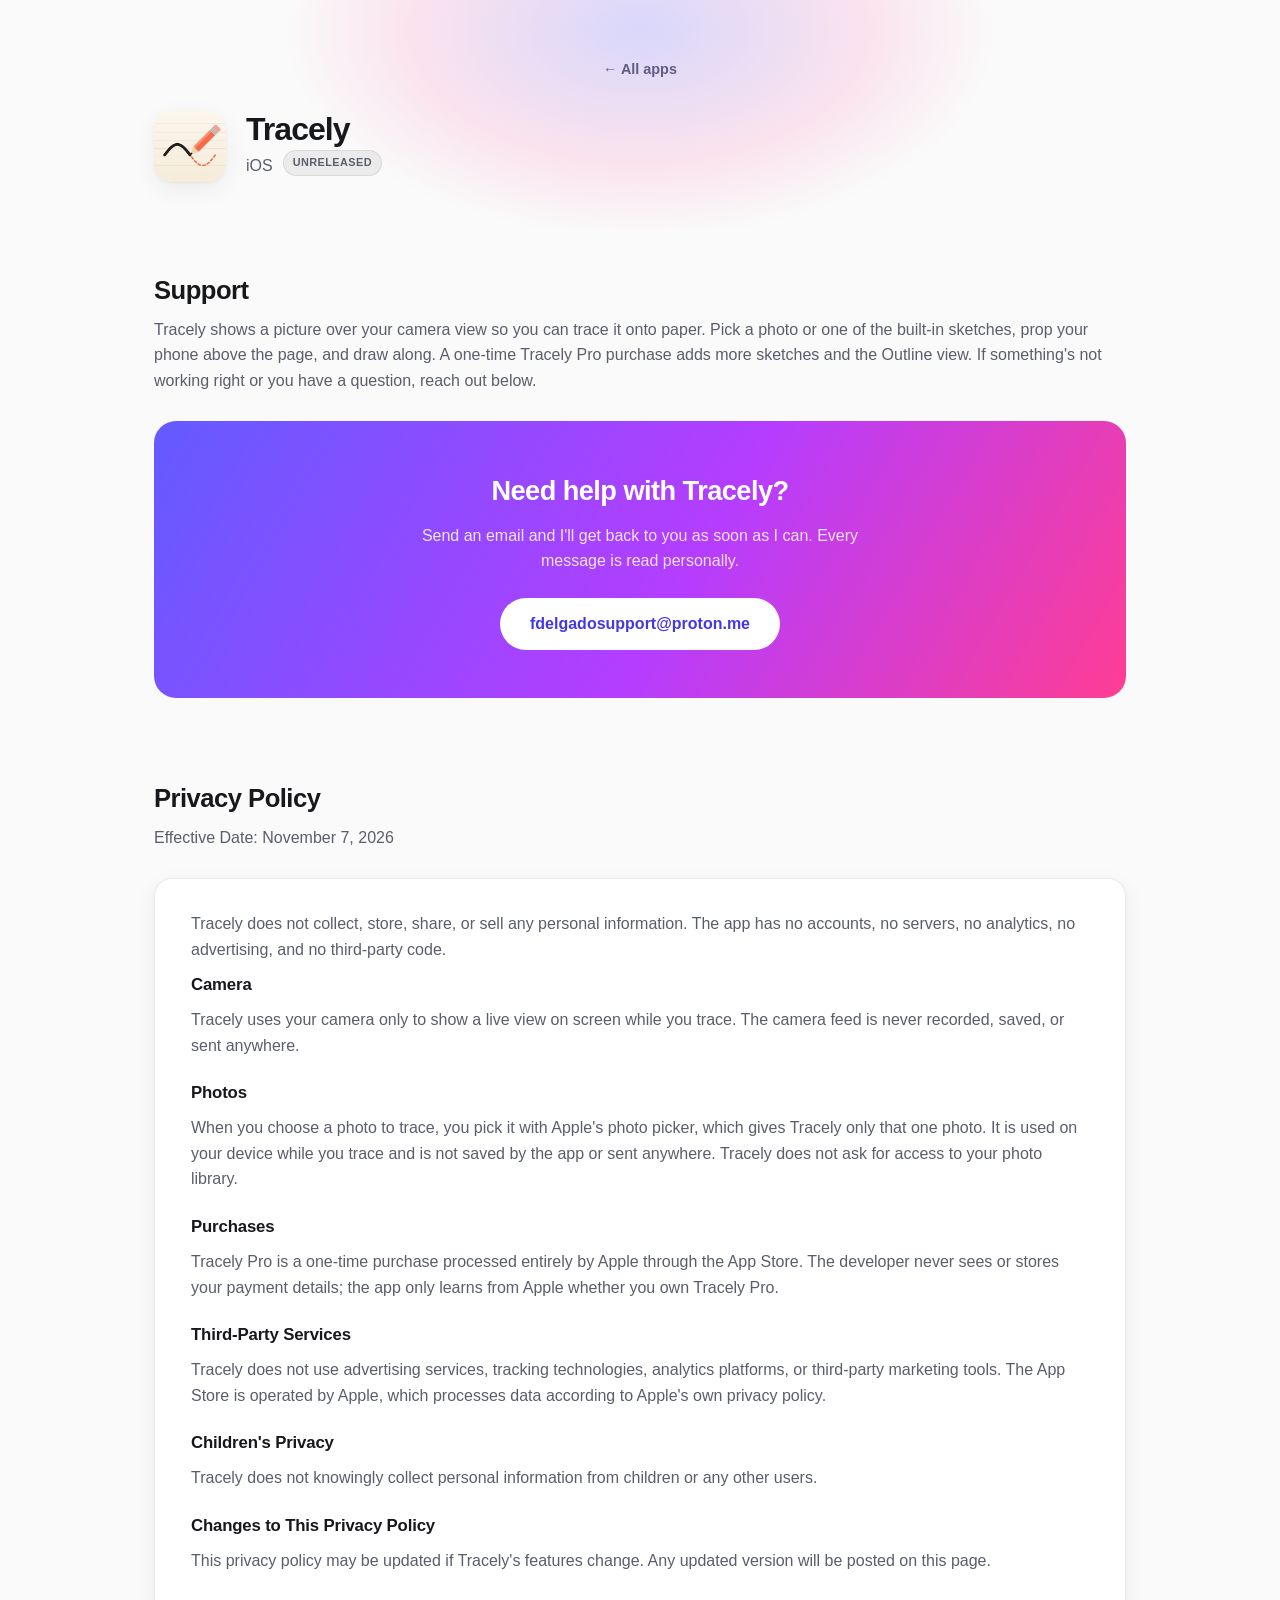
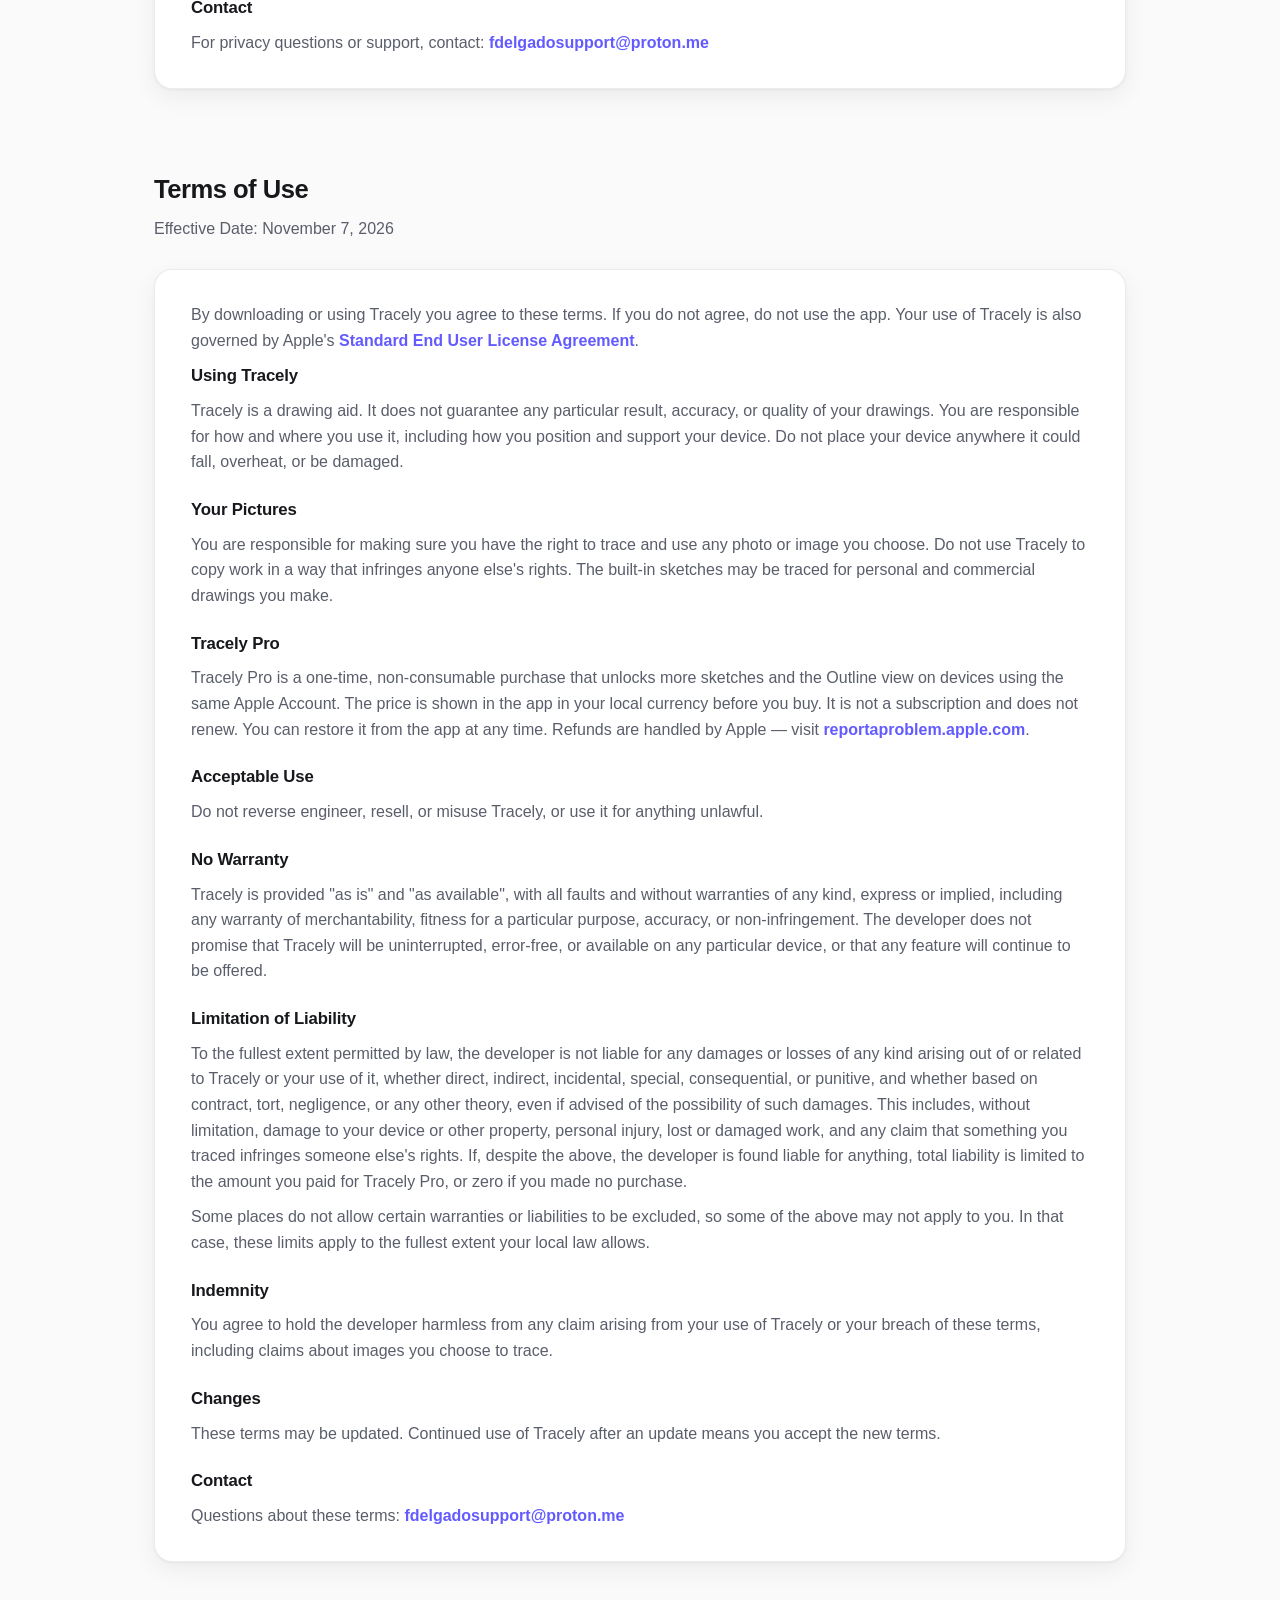
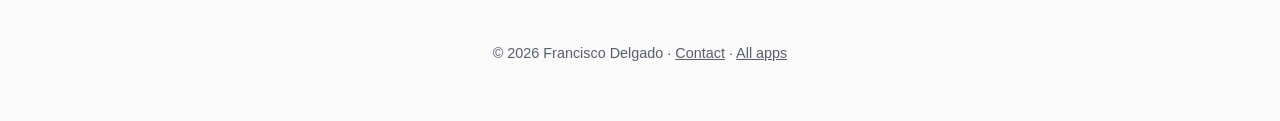
<file: tracely.html>
<!DOCTYPE html>
<html lang="en">
<head>
<meta charset="UTF-8">
<meta name="viewport" content="width=device-width, initial-scale=1.0">
<title>Tracely — Support, Privacy Policy & Terms</title>
<meta name="description" content="Support, privacy policy and terms of use for Tracely, a tracing app by Francisco Delgado.">
<link rel="stylesheet" href="style.css">
</head>
<body>

<header class="compact">
  <div class="hero-glow"></div>
  <div class="container">
    <a class="back-link" href="index.html">← All apps</a>
    <div class="app-hero">
      <img class="app-hero-icon" src="tracely-icon.png" alt="Tracely app icon">
      <div class="app-hero-info">
        <h1>Tracely</h1>
        <div class="app-hero-meta">
          <span>iOS</span>
          <span class="status-badge unreleased">Unreleased</span>
        </div>
      </div>
    </div>
  </div>
</header>

<main class="container">

  <section id="support">
    <h2 class="section-title">Support</h2>
    <p class="section-sub">Tracely shows a picture over your camera view so you can trace it onto paper. Pick a photo or one of the built-in sketches, prop your phone above the page, and draw along. A one-time Tracely Pro purchase adds more sketches and the Outline view. If something's not working right or you have a question, reach out below.</p>
    <div class="contact-card">
      <h2>Need help with Tracely?</h2>
      <p>Send an email and I'll get back to you as soon as I can. Every message is read personally.</p>
      <a class="contact-btn" href="mailto:fdelgadosupport@proton.me?subject=Tracely%20Support">fdelgadosupport@proton.me</a>
    </div>
  </section>

  <section id="privacy">
    <h2 class="section-title">Privacy Policy</h2>
    <p class="section-sub">Effective Date: November 7, 2026</p>
    <div class="policy-card">
      <p>Tracely does not collect, store, share, or sell any personal information. The app has no accounts, no servers, no analytics, no advertising, and no third-party code.</p>

      <h3>Camera</h3>
      <p>Tracely uses your camera only to show a live view on screen while you trace. The camera feed is never recorded, saved, or sent anywhere.</p>

      <h3>Photos</h3>
      <p>When you choose a photo to trace, you pick it with Apple's photo picker, which gives Tracely only that one photo. It is used on your device while you trace and is not saved by the app or sent anywhere. Tracely does not ask for access to your photo library.</p>

      <h3>Purchases</h3>
      <p>Tracely Pro is a one-time purchase processed entirely by Apple through the App Store. The developer never sees or stores your payment details; the app only learns from Apple whether you own Tracely Pro.</p>

      <h3>Third-Party Services</h3>
      <p>Tracely does not use advertising services, tracking technologies, analytics platforms, or third-party marketing tools. The App Store is operated by Apple, which processes data according to Apple's own privacy policy.</p>

      <h3>Children's Privacy</h3>
      <p>Tracely does not knowingly collect personal information from children or any other users.</p>

      <h3>Changes to This Privacy Policy</h3>
      <p>This privacy policy may be updated if Tracely's features change. Any updated version will be posted on this page.</p>

      <h3>Contact</h3>
      <p>For privacy questions or support, contact: <a href="mailto:fdelgadosupport@proton.me">fdelgadosupport@proton.me</a></p>
    </div>
  </section>

  <section id="terms">
    <h2 class="section-title">Terms of Use</h2>
    <p class="section-sub">Effective Date: November 7, 2026</p>
    <div class="policy-card">
      <p>By downloading or using Tracely you agree to these terms. If you do not agree, do not use the app. Your use of Tracely is also governed by Apple's <a href="https://www.apple.com/legal/internet-services/itunes/dev/stdeula/" target="_blank" rel="noopener">Standard End User License Agreement</a>.</p>

      <h3>Using Tracely</h3>
      <p>Tracely is a drawing aid. It does not guarantee any particular result, accuracy, or quality of your drawings. You are responsible for how and where you use it, including how you position and support your device. Do not place your device anywhere it could fall, overheat, or be damaged.</p>

      <h3>Your Pictures</h3>
      <p>You are responsible for making sure you have the right to trace and use any photo or image you choose. Do not use Tracely to copy work in a way that infringes anyone else's rights. The built-in sketches may be traced for personal and commercial drawings you make.</p>

      <h3>Tracely Pro</h3>
      <p>Tracely Pro is a one-time, non-consumable purchase that unlocks more sketches and the Outline view on devices using the same Apple Account. The price is shown in the app in your local currency before you buy. It is not a subscription and does not renew. You can restore it from the app at any time. Refunds are handled by Apple — visit <a href="https://reportaproblem.apple.com" target="_blank" rel="noopener">reportaproblem.apple.com</a>.</p>

      <h3>Acceptable Use</h3>
      <p>Do not reverse engineer, resell, or misuse Tracely, or use it for anything unlawful.</p>

      <h3>No Warranty</h3>
      <p>Tracely is provided "as is" and "as available", with all faults and without warranties of any kind, express or implied, including any warranty of merchantability, fitness for a particular purpose, accuracy, or non-infringement. The developer does not promise that Tracely will be uninterrupted, error-free, or available on any particular device, or that any feature will continue to be offered.</p>

      <h3>Limitation of Liability</h3>
      <p>To the fullest extent permitted by law, the developer is not liable for any damages or losses of any kind arising out of or related to Tracely or your use of it, whether direct, indirect, incidental, special, consequential, or punitive, and whether based on contract, tort, negligence, or any other theory, even if advised of the possibility of such damages. This includes, without limitation, damage to your device or other property, personal injury, lost or damaged work, and any claim that something you traced infringes someone else's rights. If, despite the above, the developer is found liable for anything, total liability is limited to the amount you paid for Tracely Pro, or zero if you made no purchase.</p>
      <p>Some places do not allow certain warranties or liabilities to be excluded, so some of the above may not apply to you. In that case, these limits apply to the fullest extent your local law allows.</p>

      <h3>Indemnity</h3>
      <p>You agree to hold the developer harmless from any claim arising from your use of Tracely or your breach of these terms, including claims about images you choose to trace.</p>

      <h3>Changes</h3>
      <p>These terms may be updated. Continued use of Tracely after an update means you accept the new terms.</p>

      <h3>Contact</h3>
      <p>Questions about these terms: <a href="mailto:fdelgadosupport@proton.me">fdelgadosupport@proton.me</a></p>
    </div>
  </section>

</main>

<footer>
  <div class="container">
    © 2026 Francisco Delgado · <a href="mailto:fdelgadosupport@proton.me">Contact</a> · <a href="index.html">All apps</a>
  </div>
</footer>

</body>
</html>
</file>
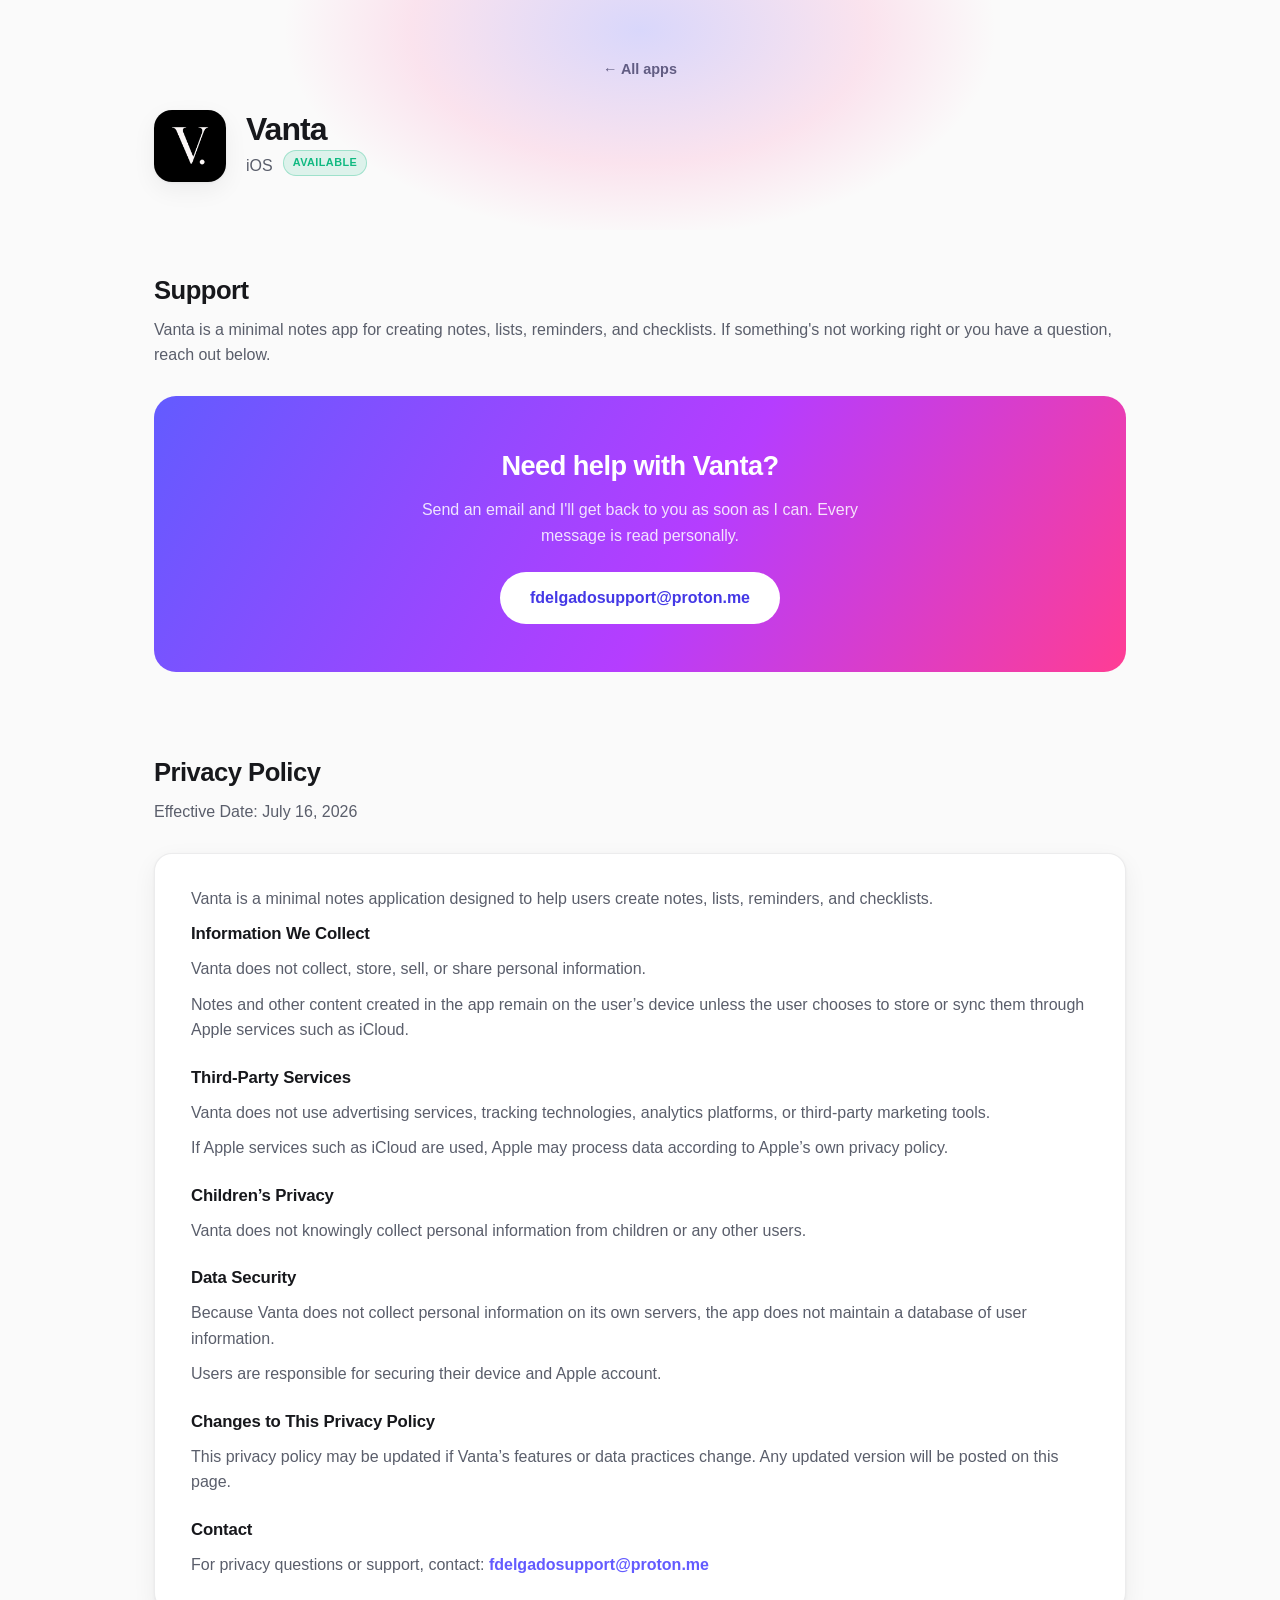
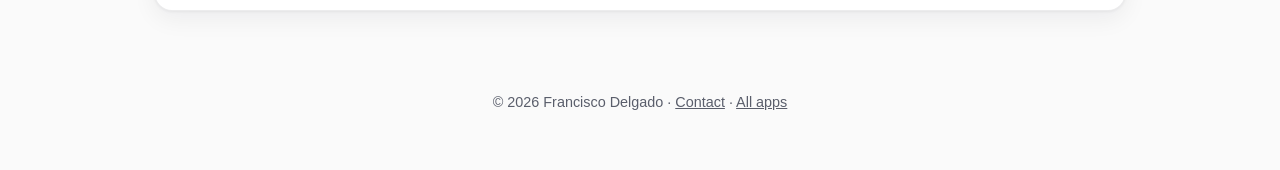
<file: vanta.html>
<!DOCTYPE html>
<html lang="en">
<head>
<meta charset="UTF-8">
<meta name="viewport" content="width=device-width, initial-scale=1.0">
<title>Vanta — Support & Privacy Policy</title>
<meta name="description" content="Support and privacy policy for Vanta, a minimal notes app by Francisco Delgado.">
<link rel="stylesheet" href="style.css">
</head>
<body>

<header class="compact">
  <div class="hero-glow"></div>
  <div class="container">
    <a class="back-link" href="index.html">← All apps</a>
    <div class="app-hero">
      <img class="app-hero-icon" src="vanta-icon.png" alt="Vanta app icon">
      <div class="app-hero-info">
        <h1>Vanta</h1>
        <div class="app-hero-meta">
          <span>iOS</span>
          <span class="status-badge available">Available</span>
        </div>
      </div>
    </div>
  </div>
</header>

<main class="container">

  <section id="support">
    <h2 class="section-title">Support</h2>
    <p class="section-sub">Vanta is a minimal notes app for creating notes, lists, reminders, and checklists. If something's not working right or you have a question, reach out below.</p>
    <div class="contact-card">
      <h2>Need help with Vanta?</h2>
      <p>Send an email and I'll get back to you as soon as I can. Every message is read personally.</p>
      <a class="contact-btn" href="mailto:fdelgadosupport@proton.me?subject=Vanta%20Support">fdelgadosupport@proton.me</a>
    </div>
  </section>

  <section id="privacy">
    <h2 class="section-title">Privacy Policy</h2>
    <p class="section-sub">Effective Date: July 16, 2026</p>
    <div class="policy-card">
      <p>Vanta is a minimal notes application designed to help users create notes, lists, reminders, and checklists.</p>

      <h3>Information We Collect</h3>
      <p>Vanta does not collect, store, sell, or share personal information.</p>
      <p>Notes and other content created in the app remain on the user’s device unless the user chooses to store or sync them through Apple services such as iCloud.</p>

      <h3>Third-Party Services</h3>
      <p>Vanta does not use advertising services, tracking technologies, analytics platforms, or third-party marketing tools.</p>
      <p>If Apple services such as iCloud are used, Apple may process data according to Apple’s own privacy policy.</p>

      <h3>Children’s Privacy</h3>
      <p>Vanta does not knowingly collect personal information from children or any other users.</p>

      <h3>Data Security</h3>
      <p>Because Vanta does not collect personal information on its own servers, the app does not maintain a database of user information.</p>
      <p>Users are responsible for securing their device and Apple account.</p>

      <h3>Changes to This Privacy Policy</h3>
      <p>This privacy policy may be updated if Vanta’s features or data practices change. Any updated version will be posted on this page.</p>

      <h3>Contact</h3>
      <p>For privacy questions or support, contact: <a href="mailto:fdelgadosupport@proton.me">fdelgadosupport@proton.me</a></p>
    </div>
  </section>

</main>

<footer>
  <div class="container">
    © 2026 Francisco Delgado · <a href="mailto:fdelgadosupport@proton.me">Contact</a> · <a href="index.html">All apps</a>
  </div>
</footer>

</body>
</html>
</file>
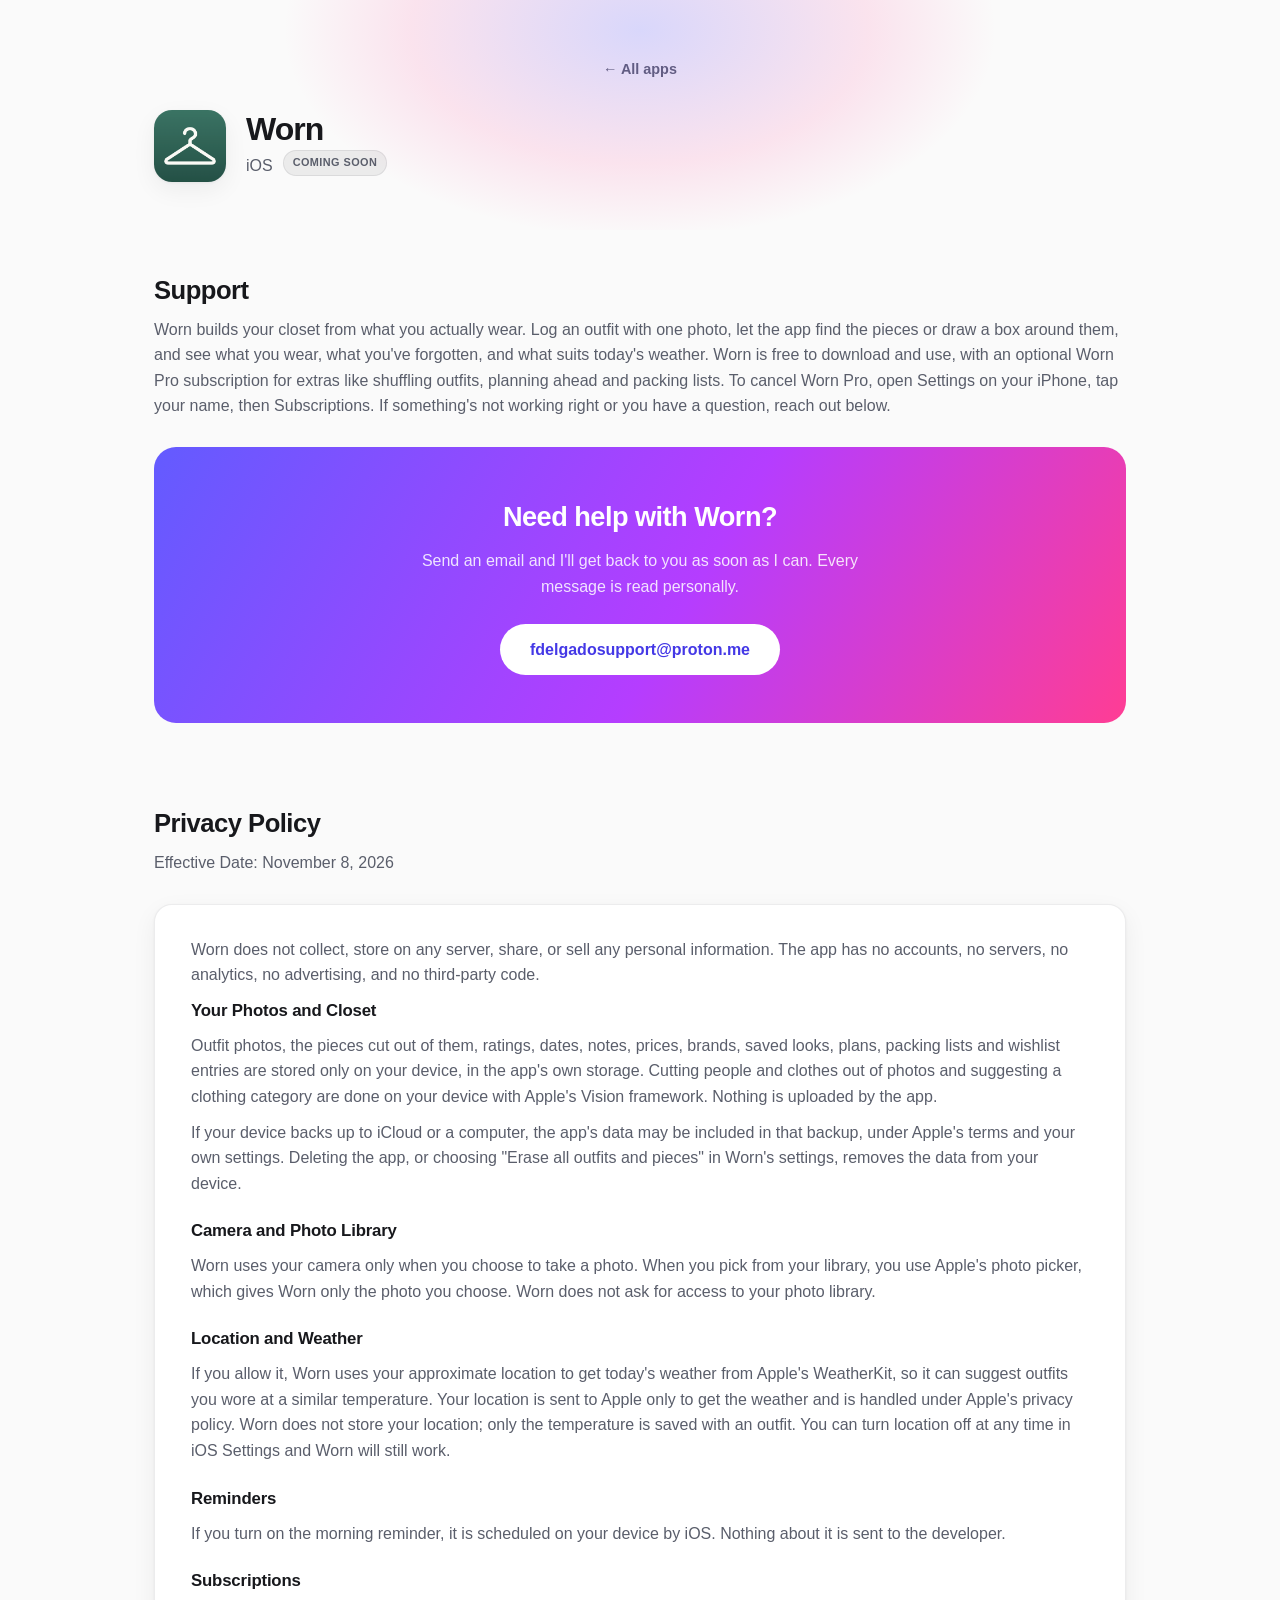
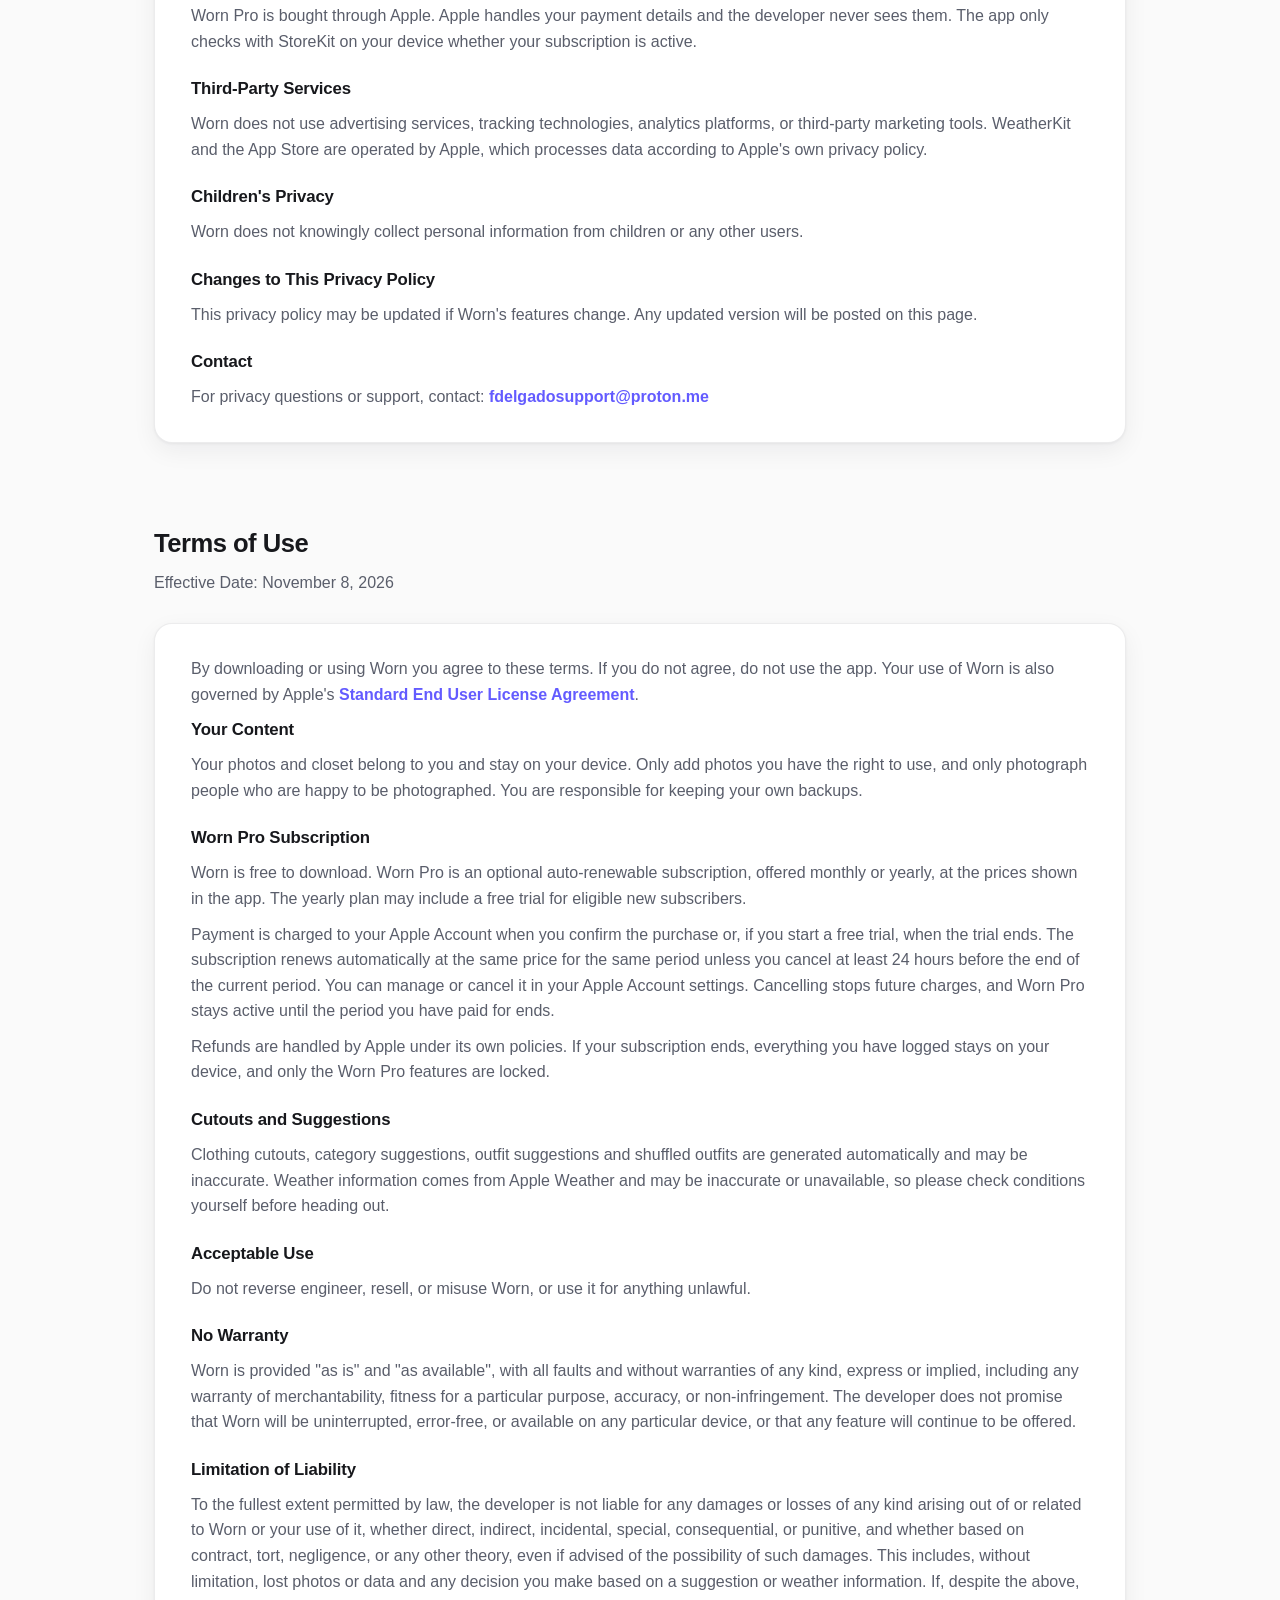
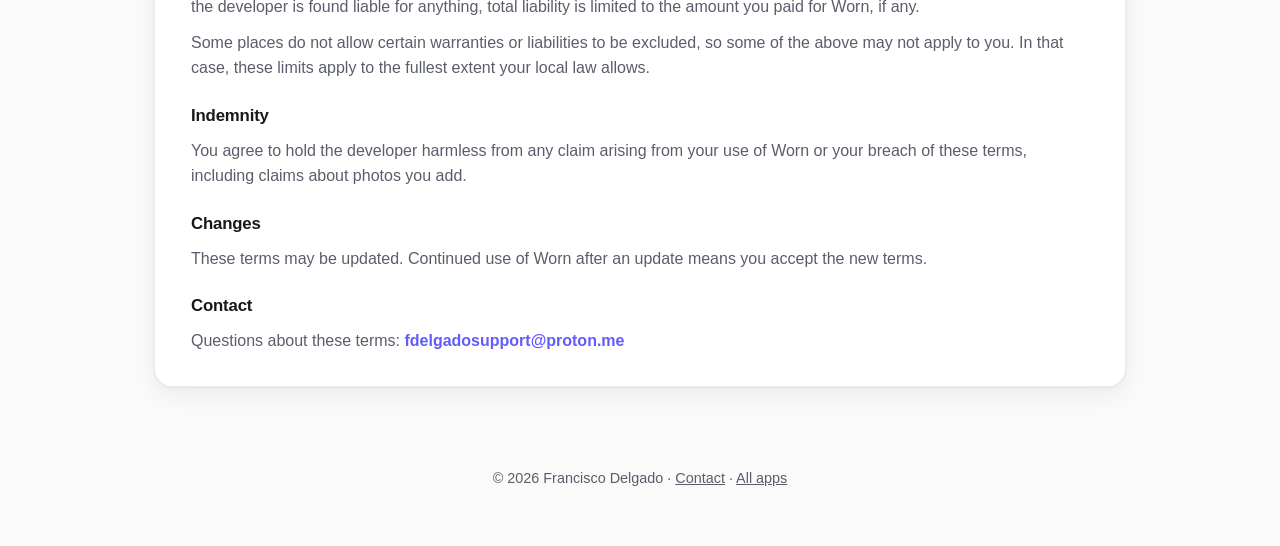
<file: worn.html>
<!DOCTYPE html>
<html lang="en">
<head>
<meta charset="UTF-8">
<meta name="viewport" content="width=device-width, initial-scale=1.0">
<title>Worn — Support, Privacy Policy & Terms</title>
<meta name="description" content="Support, privacy policy and terms of use for Worn, an outfit log by Francisco Delgado.">
<link rel="stylesheet" href="style.css">
</head>
<body>

<header class="compact">
  <div class="hero-glow"></div>
  <div class="container">
    <a class="back-link" href="index.html">← All apps</a>
    <div class="app-hero">
      <img class="app-hero-icon" src="worn-icon.png" alt="Worn app icon">
      <div class="app-hero-info">
        <h1>Worn</h1>
        <div class="app-hero-meta">
          <span>iOS</span>
          <span class="status-badge unreleased">Coming soon</span>
        </div>
      </div>
    </div>
  </div>
</header>

<main class="container">

  <section id="support">
    <h2 class="section-title">Support</h2>
    <p class="section-sub">Worn builds your closet from what you actually wear. Log an outfit with one photo, let the app find the pieces or draw a box around them, and see what you wear, what you've forgotten, and what suits today's weather. Worn is free to download and use, with an optional Worn Pro subscription for extras like shuffling outfits, planning ahead and packing lists. To cancel Worn Pro, open Settings on your iPhone, tap your name, then Subscriptions. If something's not working right or you have a question, reach out below.</p>
    <div class="contact-card">
      <h2>Need help with Worn?</h2>
      <p>Send an email and I'll get back to you as soon as I can. Every message is read personally.</p>
      <a class="contact-btn" href="mailto:fdelgadosupport@proton.me?subject=Worn%20Support">fdelgadosupport@proton.me</a>
    </div>
  </section>

  <section id="privacy">
    <h2 class="section-title">Privacy Policy</h2>
    <p class="section-sub">Effective Date: November 8, 2026</p>
    <div class="policy-card">
      <p>Worn does not collect, store on any server, share, or sell any personal information. The app has no accounts, no servers, no analytics, no advertising, and no third-party code.</p>

      <h3>Your Photos and Closet</h3>
      <p>Outfit photos, the pieces cut out of them, ratings, dates, notes, prices, brands, saved looks, plans, packing lists and wishlist entries are stored only on your device, in the app's own storage. Cutting people and clothes out of photos and suggesting a clothing category are done on your device with Apple's Vision framework. Nothing is uploaded by the app.</p>
      <p>If your device backs up to iCloud or a computer, the app's data may be included in that backup, under Apple's terms and your own settings. Deleting the app, or choosing "Erase all outfits and pieces" in Worn's settings, removes the data from your device.</p>

      <h3>Camera and Photo Library</h3>
      <p>Worn uses your camera only when you choose to take a photo. When you pick from your library, you use Apple's photo picker, which gives Worn only the photo you choose. Worn does not ask for access to your photo library.</p>

      <h3>Location and Weather</h3>
      <p>If you allow it, Worn uses your approximate location to get today's weather from Apple's WeatherKit, so it can suggest outfits you wore at a similar temperature. Your location is sent to Apple only to get the weather and is handled under Apple's privacy policy. Worn does not store your location; only the temperature is saved with an outfit. You can turn location off at any time in iOS Settings and Worn will still work.</p>

      <h3>Reminders</h3>
      <p>If you turn on the morning reminder, it is scheduled on your device by iOS. Nothing about it is sent to the developer.</p>

      <h3>Subscriptions</h3>
      <p>Worn Pro is bought through Apple. Apple handles your payment details and the developer never sees them. The app only checks with StoreKit on your device whether your subscription is active.</p>

      <h3>Third-Party Services</h3>
      <p>Worn does not use advertising services, tracking technologies, analytics platforms, or third-party marketing tools. WeatherKit and the App Store are operated by Apple, which processes data according to Apple's own privacy policy.</p>

      <h3>Children's Privacy</h3>
      <p>Worn does not knowingly collect personal information from children or any other users.</p>

      <h3>Changes to This Privacy Policy</h3>
      <p>This privacy policy may be updated if Worn's features change. Any updated version will be posted on this page.</p>

      <h3>Contact</h3>
      <p>For privacy questions or support, contact: <a href="mailto:fdelgadosupport@proton.me">fdelgadosupport@proton.me</a></p>
    </div>
  </section>

  <section id="terms">
    <h2 class="section-title">Terms of Use</h2>
    <p class="section-sub">Effective Date: November 8, 2026</p>
    <div class="policy-card">
      <p>By downloading or using Worn you agree to these terms. If you do not agree, do not use the app. Your use of Worn is also governed by Apple's <a href="https://www.apple.com/legal/internet-services/itunes/dev/stdeula/" target="_blank" rel="noopener">Standard End User License Agreement</a>.</p>

      <h3>Your Content</h3>
      <p>Your photos and closet belong to you and stay on your device. Only add photos you have the right to use, and only photograph people who are happy to be photographed. You are responsible for keeping your own backups.</p>

      <h3>Worn Pro Subscription</h3>
      <p>Worn is free to download. Worn Pro is an optional auto-renewable subscription, offered monthly or yearly, at the prices shown in the app. The yearly plan may include a free trial for eligible new subscribers.</p>
      <p>Payment is charged to your Apple Account when you confirm the purchase or, if you start a free trial, when the trial ends. The subscription renews automatically at the same price for the same period unless you cancel at least 24 hours before the end of the current period. You can manage or cancel it in your Apple Account settings. Cancelling stops future charges, and Worn Pro stays active until the period you have paid for ends.</p>
      <p>Refunds are handled by Apple under its own policies. If your subscription ends, everything you have logged stays on your device, and only the Worn Pro features are locked.</p>

      <h3>Cutouts and Suggestions</h3>
      <p>Clothing cutouts, category suggestions, outfit suggestions and shuffled outfits are generated automatically and may be inaccurate. Weather information comes from Apple Weather and may be inaccurate or unavailable, so please check conditions yourself before heading out.</p>

      <h3>Acceptable Use</h3>
      <p>Do not reverse engineer, resell, or misuse Worn, or use it for anything unlawful.</p>

      <h3>No Warranty</h3>
      <p>Worn is provided "as is" and "as available", with all faults and without warranties of any kind, express or implied, including any warranty of merchantability, fitness for a particular purpose, accuracy, or non-infringement. The developer does not promise that Worn will be uninterrupted, error-free, or available on any particular device, or that any feature will continue to be offered.</p>

      <h3>Limitation of Liability</h3>
      <p>To the fullest extent permitted by law, the developer is not liable for any damages or losses of any kind arising out of or related to Worn or your use of it, whether direct, indirect, incidental, special, consequential, or punitive, and whether based on contract, tort, negligence, or any other theory, even if advised of the possibility of such damages. This includes, without limitation, lost photos or data and any decision you make based on a suggestion or weather information. If, despite the above, the developer is found liable for anything, total liability is limited to the amount you paid for Worn, if any.</p>
      <p>Some places do not allow certain warranties or liabilities to be excluded, so some of the above may not apply to you. In that case, these limits apply to the fullest extent your local law allows.</p>

      <h3>Indemnity</h3>
      <p>You agree to hold the developer harmless from any claim arising from your use of Worn or your breach of these terms, including claims about photos you add.</p>

      <h3>Changes</h3>
      <p>These terms may be updated. Continued use of Worn after an update means you accept the new terms.</p>

      <h3>Contact</h3>
      <p>Questions about these terms: <a href="mailto:fdelgadosupport@proton.me">fdelgadosupport@proton.me</a></p>
    </div>
  </section>

</main>

<footer>
  <div class="container">
    © 2026 Francisco Delgado · <a href="mailto:fdelgadosupport@proton.me">Contact</a> · <a href="index.html">All apps</a>
  </div>
</footer>

</body>
</html>
</file>
<file: style.css>
:root {
  --bg: #fafafa;
  --surface: #ffffff;
  --text: #17181c;
  --text-secondary: #5a5e6b;
  --border: rgba(23, 24, 28, 0.08);
  --shadow: 0 1px 3px rgba(23, 24, 28, 0.05), 0 8px 24px rgba(23, 24, 28, 0.06);
  --shadow-hover: 0 2px 6px rgba(23, 24, 28, 0.07), 0 16px 40px rgba(23, 24, 28, 0.12);
}
@media (prefers-color-scheme: dark) {
  :root {
    --bg: #0c0d12;
    --surface: #16181f;
    --text: #f2f3f7;
    --text-secondary: #9aa0af;
    --border: rgba(242, 243, 247, 0.09);
    --shadow: 0 1px 3px rgba(0, 0, 0, 0.3), 0 8px 24px rgba(0, 0, 0, 0.35);
    --shadow-hover: 0 2px 6px rgba(0, 0, 0, 0.35), 0 16px 40px rgba(0, 0, 0, 0.5);
  }
}

* { margin: 0; padding: 0; box-sizing: border-box; }

body {
  font-family: -apple-system, BlinkMacSystemFont, "SF Pro Text", "Segoe UI", Roboto, Helvetica, Arial, sans-serif;
  background: var(--bg);
  color: var(--text);
  line-height: 1.6;
  -webkit-font-smoothing: antialiased;
}

.container {
  max-width: 1020px;
  margin: 0 auto;
  padding: 0 24px;
}

/* ---- Hero ---- */
header {
  padding: 88px 0 64px;
  text-align: center;
  position: relative;
  overflow: hidden;
}
header.compact { padding: 56px 0 48px; }
.hero-glow {
  position: absolute;
  top: -180px;
  left: 50%;
  transform: translateX(-50%);
  width: 720px;
  height: 420px;
  background: radial-gradient(ellipse at center,
    rgba(99, 91, 255, 0.22) 0%,
    rgba(255, 61, 148, 0.12) 45%,
    transparent 70%);
  pointer-events: none;
}
.badge {
  display: inline-block;
  font-size: 13px;
  font-weight: 600;
  letter-spacing: 0.04em;
  text-transform: uppercase;
  color: #635bff;
  background: rgba(99, 91, 255, 0.1);
  border: 1px solid rgba(99, 91, 255, 0.25);
  padding: 5px 14px;
  border-radius: 999px;
  margin-bottom: 20px;
}
@media (prefers-color-scheme: dark) {
  .badge { color: #9d97ff; }
}
h1 {
  font-size: clamp(2.4rem, 6vw, 3.6rem);
  font-weight: 800;
  letter-spacing: -0.03em;
  line-height: 1.1;
  margin-bottom: 16px;
}
h1 .gradient {
  background: linear-gradient(92deg, #635bff 0%, #b53dff 50%, #ff3d94 100%);
  -webkit-background-clip: text;
  background-clip: text;
  -webkit-text-fill-color: transparent;
  color: transparent;
}
.hero-sub {
  font-size: 1.15rem;
  color: var(--text-secondary);
  max-width: 560px;
  margin: 0 auto 32px;
}
.hero-cta {
  display: inline-block;
  font-size: 1rem;
  font-weight: 600;
  color: #fff;
  background: linear-gradient(92deg, #635bff, #b53dff);
  padding: 13px 28px;
  border-radius: 999px;
  text-decoration: none;
  box-shadow: 0 4px 16px rgba(99, 91, 255, 0.35);
  transition: transform 0.15s ease, box-shadow 0.15s ease;
}
.hero-cta:hover {
  transform: translateY(-2px);
  box-shadow: 0 8px 24px rgba(99, 91, 255, 0.45);
}

/* ---- Back link ---- */
.back-link {
  display: inline-flex;
  align-items: center;
  gap: 6px;
  font-size: 0.9rem;
  font-weight: 600;
  color: var(--text-secondary);
  text-decoration: none;
}
.back-link:hover { color: var(--text); }

/* ---- App detail hero ---- */
.app-hero {
  display: flex;
  align-items: center;
  gap: 20px;
  margin-top: 28px;
}
.app-hero-icon {
  width: 72px;
  height: 72px;
  border-radius: 18px;
  display: flex;
  align-items: center;
  justify-content: center;
  font-size: 2rem;
  font-weight: 800;
  color: #fff;
  text-shadow: 0 1px 2px rgba(0, 0, 0, 0.18);
  flex-shrink: 0;
  box-shadow: var(--shadow);
}
.app-hero-info { text-align: left; }
.app-hero-info h1 {
  font-size: 2rem;
  margin-bottom: 6px;
}
.app-hero-meta {
  display: flex;
  align-items: center;
  gap: 10px;
  color: var(--text-secondary);
  font-weight: 500;
}

/* ---- Section headings ---- */
section { padding: 40px 0; }
.section-title {
  font-size: 1.6rem;
  font-weight: 700;
  letter-spacing: -0.02em;
  margin-bottom: 6px;
}
.section-sub {
  color: var(--text-secondary);
  margin-bottom: 28px;
}

/* ---- App grid ---- */
.app-grid {
  display: grid;
  grid-template-columns: repeat(auto-fill, minmax(220px, 1fr));
  gap: 16px;
}
.app-card {
  background: var(--surface);
  border: 1px solid var(--border);
  border-radius: 18px;
  padding: 22px 20px;
  box-shadow: var(--shadow);
  display: flex;
  flex-direction: column;
  align-items: flex-start;
  gap: 14px;
  transition: transform 0.18s ease, box-shadow 0.18s ease, border-color 0.18s ease;
  text-decoration: none;
  color: inherit;
}
a.app-card:hover {
  transform: translateY(-5px);
  box-shadow: var(--shadow-hover);
  border-color: rgba(99, 91, 255, 0.4);
}
a.app-card:hover .app-card-cta { text-decoration: underline; }
.app-card.is-unreleased:hover {
  border-color: rgba(128, 128, 128, 0.3);
}
.app-icon {
  width: 52px;
  height: 52px;
  border-radius: 13px;
  display: flex;
  align-items: center;
  justify-content: center;
  font-size: 1.45rem;
  font-weight: 800;
  color: #fff;
  text-shadow: 0 1px 2px rgba(0, 0, 0, 0.18);
  flex-shrink: 0;
}
img.app-icon, img.app-hero-icon {
  object-fit: cover;
  background: none;
}
.app-name {
  font-size: 1.12rem;
  font-weight: 700;
  letter-spacing: -0.01em;
}
.app-platform {
  font-size: 0.82rem;
  font-weight: 500;
  color: var(--text-secondary);
  margin-top: -12px;
}
.app-card-cta {
  font-size: 0.9rem;
  font-weight: 600;
  color: #635bff;
  margin-top: auto;
}
@media (prefers-color-scheme: dark) {
  .app-card-cta { color: #9d97ff; }
}

.status-badge {
  display: inline-block;
  font-size: 0.68rem;
  font-weight: 700;
  letter-spacing: 0.04em;
  text-transform: uppercase;
  padding: 3px 9px;
  border-radius: 999px;
  margin-top: -6px;
}
.status-badge.available {
  color: #10b981;
  background: rgba(16, 185, 129, 0.12);
  border: 1px solid rgba(16, 185, 129, 0.3);
}
.status-badge.unreleased {
  color: var(--text-secondary);
  background: rgba(128, 128, 128, 0.12);
  border: 1px solid var(--border);
}
.app-card.is-unreleased { opacity: 0.62; cursor: default; }
.app-card.is-unreleased .app-icon { filter: grayscale(55%); }

/* Vivid per-app icon gradients */
.g-flavor      { background: linear-gradient(135deg, #ff6b35, #ff2d78); }
.g-kept        { background: linear-gradient(135deg, #10b981, #059669); }
.g-leap        { background: linear-gradient(135deg, #22d3ee, #2563eb); }
.g-ledger      { background: linear-gradient(135deg, #f59e0b, #b45309); }
.g-memento     { background: linear-gradient(135deg, #f472b6, #a21caf); }
.g-meridian    { background: linear-gradient(135deg, #fb7185, #e11d48); }
.g-planum      { background: linear-gradient(135deg, #6366f1, #3730a3); }
.g-relay       { background: linear-gradient(135deg, #38bdf8, #6d28d9); }
.g-sereno      { background: linear-gradient(135deg, #34d399, #0ea5e9); }
.g-suggestions { background: linear-gradient(135deg, #facc15, #f97316); }
.g-summit      { background: linear-gradient(135deg, #818cf8, #db2777); }
.g-torque      { background: linear-gradient(135deg, #fbbf24, #dc2626); }
.g-valise      { background: linear-gradient(135deg, #2dd4bf, #0d9488); }
.g-vanta       { background: linear-gradient(135deg, #64748b, #1e1b4b); }

/* ---- FAQ ---- */
.faq-list { display: flex; flex-direction: column; gap: 12px; }
details {
  background: var(--surface);
  border: 1px solid var(--border);
  border-radius: 14px;
  box-shadow: var(--shadow);
  overflow: hidden;
}
summary {
  cursor: pointer;
  font-weight: 600;
  padding: 18px 22px;
  list-style: none;
  display: flex;
  justify-content: space-between;
  align-items: center;
  gap: 12px;
}
summary::-webkit-details-marker { display: none; }
summary::after {
  content: "+";
  font-size: 1.3rem;
  font-weight: 400;
  color: var(--text-secondary);
  transition: transform 0.2s ease;
}
details[open] summary::after { transform: rotate(45deg); }
.faq-body {
  padding: 0 22px 18px;
  color: var(--text-secondary);
}
.faq-body a { color: #635bff; font-weight: 600; text-decoration: none; }
.faq-body a:hover { text-decoration: underline; }
@media (prefers-color-scheme: dark) {
  .faq-body a { color: #9d97ff; }
}

/* ---- Contact ---- */
.contact-card {
  background: linear-gradient(120deg, #635bff, #b53dff 55%, #ff3d94);
  border-radius: 22px;
  padding: 48px 32px;
  text-align: center;
  color: #fff;
}
.contact-card h2 {
  font-size: 1.7rem;
  font-weight: 800;
  letter-spacing: -0.02em;
  margin-bottom: 10px;
}
.contact-card p {
  color: rgba(255, 255, 255, 0.85);
  max-width: 480px;
  margin: 0 auto 24px;
}
.contact-btn {
  display: inline-block;
  background: #fff;
  color: #4438e6;
  font-weight: 700;
  padding: 13px 30px;
  border-radius: 999px;
  text-decoration: none;
  transition: transform 0.15s ease;
}
.contact-btn:hover { transform: translateY(-2px); }

/* ---- Privacy policy ---- */
.policy-card {
  background: var(--surface);
  border: 1px solid var(--border);
  border-radius: 18px;
  box-shadow: var(--shadow);
  padding: 32px 36px;
}
.policy-card .policy-meta {
  color: var(--text);
  font-weight: 500;
  margin-bottom: 16px;
}
.policy-card h3 {
  font-size: 1.05rem;
  font-weight: 700;
  letter-spacing: -0.01em;
  margin: 22px 0 8px;
}
.policy-card h3:first-of-type { margin-top: 0; }
.policy-card p {
  color: var(--text-secondary);
  margin-bottom: 10px;
}
.policy-card p:last-child { margin-bottom: 0; }
.policy-card a {
  color: #635bff;
  font-weight: 600;
  text-decoration: none;
}
.policy-card a:hover { text-decoration: underline; }
@media (prefers-color-scheme: dark) {
  .policy-card a { color: #9d97ff; }
}

/* ---- Footer ---- */
footer {
  padding: 40px 0 56px;
  text-align: center;
  color: var(--text-secondary);
  font-size: 0.9rem;
}
footer a { color: inherit; }
</file>
